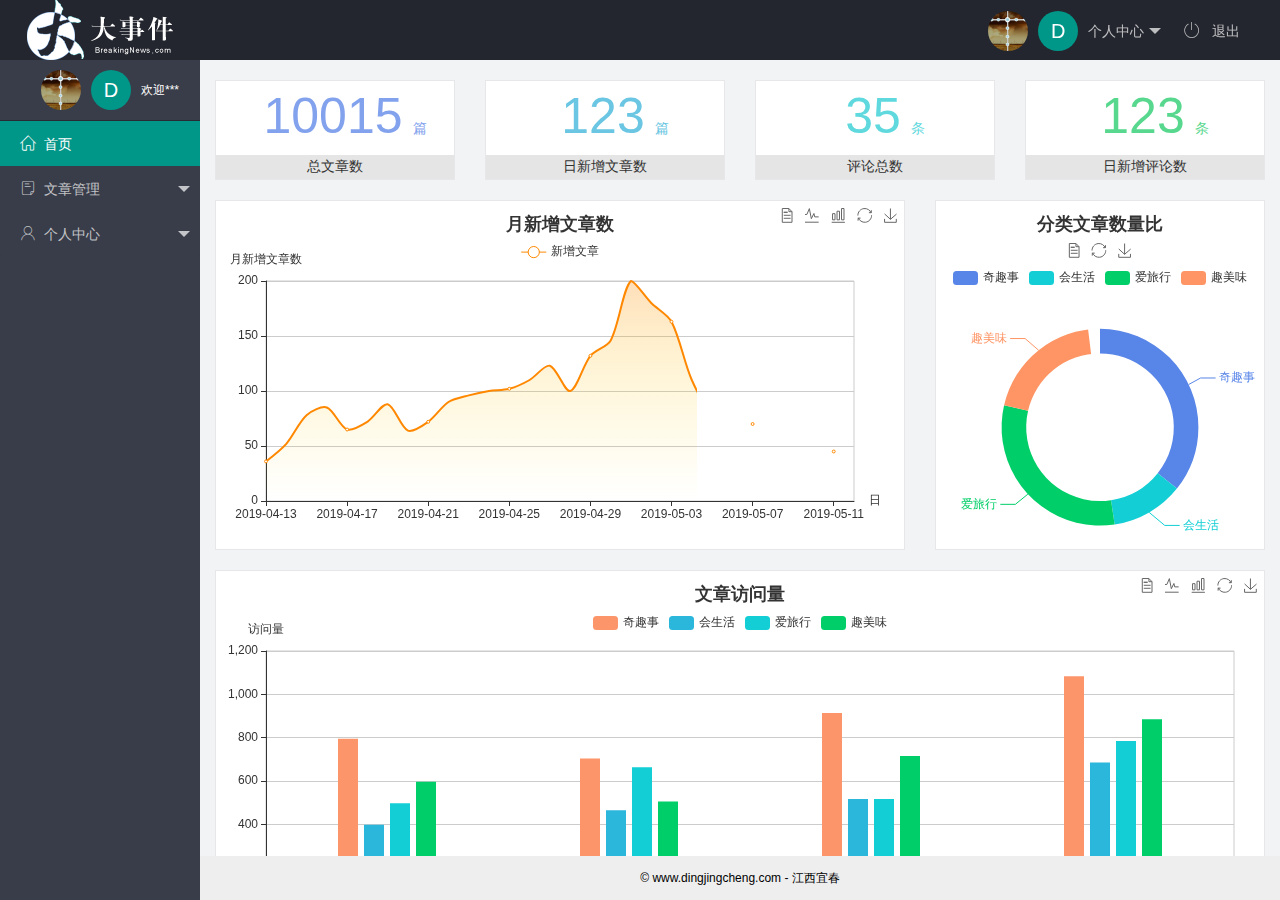
<file: index.html>
<!DOCTYPE html>
<html lang="en">

<head>
    <meta charset="UTF-8">
    <meta http-equiv="X-UA-Compatible" content="IE=edge">
    <meta name="viewport" content="width=device-width, initial-scale=1.0">
    <title>大事件-首页</title>
    <!-- 导入layUi样式 -->
    <link rel="stylesheet" href="/assets/lib/layui/css/layui.css">
    <!-- 导入自己的样式 -->
    <link rel="stylesheet" href="/assets/css/index.css">
    <!-- 导入外部字体图标样式 -->
    <link rel="stylesheet" href="/assets/fonts/iconfont.css">
</head>

<body>
    <div class="layui-layout layui-layout-admin">
        <div class="layui-header">
            <div class="layui-logo layui-hide-xs layui-bg-black">
                <!-- <img src="/assets/images/logo.png" alt=""> -->
            </div>
            <!-- 头部区域（可配合layui 已有的水平导航） -->
            <ul class="layui-nav layui-layout-right">
                <li class="layui-nav-item layui-hide layui-show-md-inline-block">
                    <a href="javascript:;" class="userinfo">
                        <img src="/assets/images/user_pic.jpg" class="layui-nav-img">
                        <span class="text-avatar">D</span>
                        个人中心
                    </a>
                    <dl class="layui-nav-child">
                        <dd><a href="/user/user_info.html" target="fm">基本资料</a></dd>
                        <dd><a href="/user/user_avatar.html" target="fm">更换头像</a></dd>
                        <dd><a href="/user/user_pwd.html" target="fm">重置密码</a></dd>
                    </dl>
                </li>
                <li class="layui-nav-item" lay-header-event="menuRight" lay-unselect>
                    <a href="javascript:;" id="btnLogout">
                        <span class="iconfont icon-tuichu"></span>
                        退出
                    </a>
                </li>
            </ul>
        </div>

        <div class="layui-side layui-bg-black">

            <div class="layui-side-scroll">
                <div href="javascript:;" class="userinfo">
                    <img src="/assets/images/user_pic.jpg" class="layui-nav-img">
                    <span class="text-avatar">D</span>
                    <span id="welcome">欢迎***</span>
                </div>
                <!-- 左侧导航区域（可配合layui已有的垂直导航） -->
                <ul class="layui-nav layui-nav-tree" lay-shrink="all">
                    <li class="layui-nav-item layui-this">
                        <a href="/home/dashboard.html" target="fm"><span class="iconfont icon-home"></span>首页</a>
                    </li>
                    <li class="layui-nav-item">
                        <a class="" href="javascript:;"><span class="iconfont icon-16"></span>文章管理</a>
                        <dl class="layui-nav-child">
                            <dd><a href="/article/art_cate.html" target="fm"><i class="layui-icon layui-icon-app"></i>文章类别</a></dd>
                            <dd><a href="/article/art_list.html" target="fm" id="a-article-publish"><i class="layui-icon layui-icon-app"></i>文章列表</a></dd>
                            <dd><a href="/article/art_pub.html"  target="fm"><i class="layui-icon layui-icon-app"></i>发表文章</a></dd>
                        </dl>
                    </li>
                    <li class="layui-nav-item">
                        <a href="javascript:;"><span class="iconfont icon-user"></span>个人中心</a>
                        <dl class="layui-nav-child">
                            <dd><a href="/user/user_info.html" target="fm"><i
                                        class="layui-icon layui-icon-app"></i>基本资料</a></dd>
                            <dd><a href="/user/user_avatar.html" target="fm"><i
                                        class="layui-icon layui-icon-app"></i>更换头像</a></dd>
                            <dd><a href="/user/user_pwd.html" target="fm"><i
                                        class="layui-icon layui-icon-app"></i>重置密码</a></dd>
                        </dl>
                    </li>
                </ul>
            </div>
        </div>

        <div class="layui-body">
            <!-- 内容主体区域 -->
            <iframe name="fm" src="/home/dashboard.html" frameborder="0"></iframe>
        </div>

        <div class="layui-footer">
            © www.dingjingcheng.com - 江西宜春
        </div>
    </div>
    <!-- 导入LayUi的js -->
    <script src="/assets/lib/layui/layui.all.js"></script>
    <!-- 导入jquery -->
    <script src="/assets/lib/jquery.js"></script>
    <!-- 导入封装的baseAPI -->
    <script src="/assets/js/baseAPI.js"></script>
    <!--  导入自己的js-->
    <script src="/assets/js/index.js"></script>
</body>

</html>
</file>
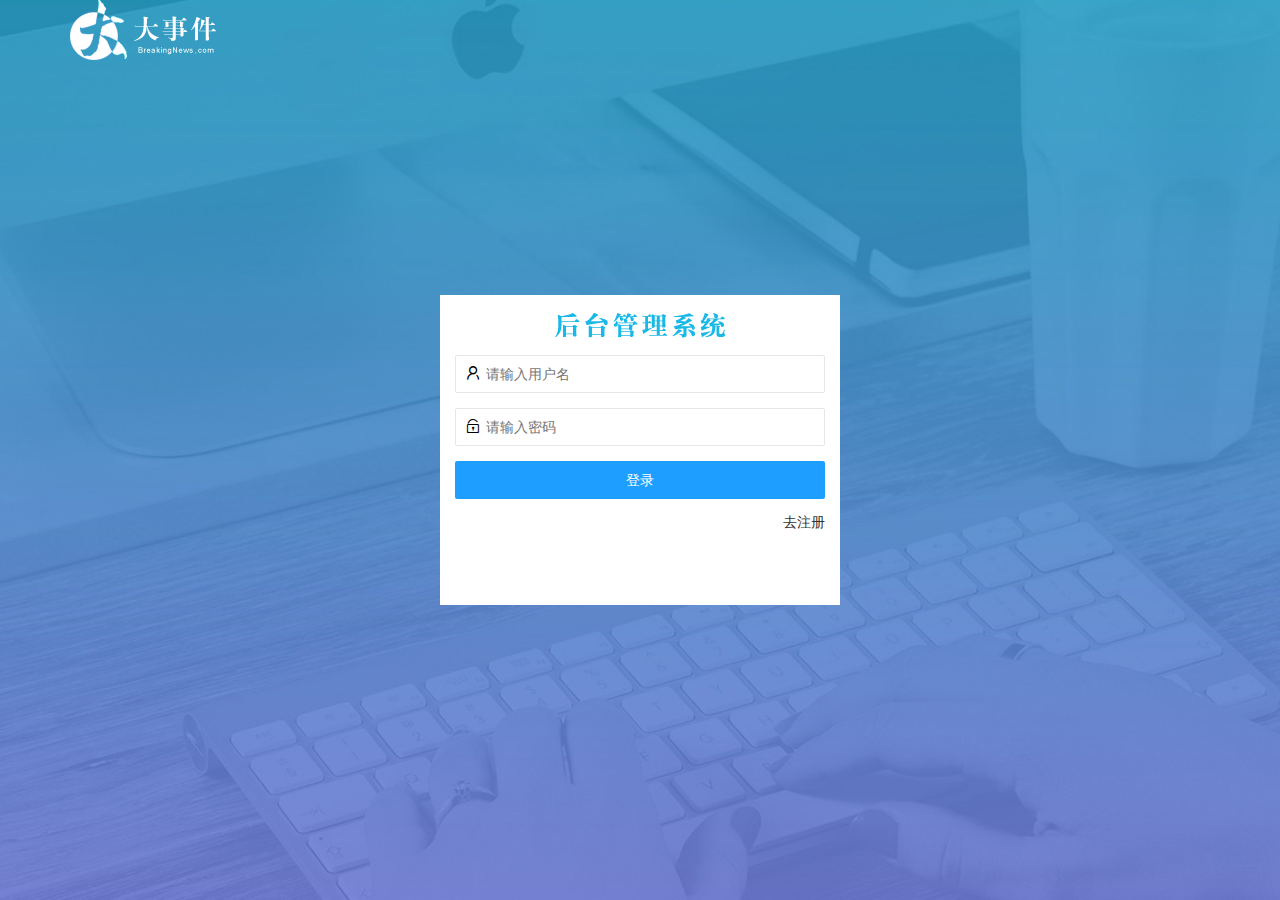
<file: login.html>
<!DOCTYPE html>
<html lang="en">

<head>
    <meta charset="UTF-8">
    <meta http-equiv="X-UA-Compatible" content="IE=edge">
    <meta name="viewport" content="width=device-width, initial-scale=1.0">
    <title>大事件-登录/注册</title>
    <!-- 引入layUI样式 -->
    <link rel="stylesheet" href="./assets/lib/layui/css/layui.css" />
    <!-- 引入自己的样式 -->
    <link rel="stylesheet" href="./assets/css/login.css" />
</head>

<body>
    <!-- 大事件logo -->
    <div class="layui-main">
        <img src="/assets/images/logo.png" alt="" />
    </div>
    <!-- 登录注册区域 -->
    <div class="loginAndRegBox">
        <div class="title-box"></div>
        <!-- 登录的div -->
        <div class="login-box">
            <!-- 登录的表单 -->
            <form class="layui-form" id="form_login">
                <!-- 用户名 -->
                <div class="layui-form-item">
                    <i class="layui-icon layui-icon-username"></i>
                    <input type="text" name="username" required lay-verify="required" placeholder="请输入用户名"
                        autocomplete="off" class="layui-input">
                </div>
                <!-- 密码 -->
                <div class="layui-form-item">
                    <i class="layui-icon layui-icon-password"></i>
                    <input type="password" name="password" required lay-verify="required|pwd" placeholder="请输入密码"
                        autocomplete="off" class="layui-input">
                </div>
                <!-- 登录按钮 -->
                <div class="layui-form-item">
                    <!-- 提交按钮和普通按钮的区别，多了一个submit -->
                    <button class="layui-btn layui-btn-fluid layui-btn-normal" lay-submit>登录</button>
                </div>
                <div class="layui-form-item links">
                    <a href="javascript:;" id="link_reg">去注册</a>
                </div>
            </form>
        </div>
        <!-- 注册的div -->
        <div class="reg-box">
            <!-- 注册的表单 -->
            <form class="layui-form" id="form_reg">
                <!-- 用户名 -->
                <div class="layui-form-item">
                    <i class="layui-icon layui-icon-username"></i>
                    <input type="text" name="username" required lay-verify="required" placeholder="请输入用户名"
                        autocomplete="off" class="layui-input">
                </div>
                <!-- 密码 -->
                <div class="layui-form-item">
                    <i class="layui-icon layui-icon-password"></i>
                    <input type="password" name="password" required lay-verify="required|pwd" placeholder="请输入密码"
                        autocomplete="off" class="layui-input">
                </div>
                <!-- 确认密码 -->
                <div class="layui-form-item">
                    <i class="layui-icon layui-icon-password"></i>
                    <input type="password" name="repassword" required lay-verify="required|pwd|repwd"
                        placeholder="请输入密码" autocomplete="off" class="layui-input">
                </div>
                <!-- 注册按钮 -->
                <div class="layui-form-item">
                    <!-- 提交按钮和普通按钮的区别，多了一个submit -->
                    <button class="layui-btn layui-btn-fluid layui-btn-normal" lay-submit>注册</button>
                </div>
                <div class="layui-form-item links">
                    <a href="javascript:;" id="link_login">去登录</a>
                </div>
            </form>
        </div>
    </div>


    <!-- 导入LayUI的js -->
    <script src="/assets/lib/layui/layui.all.js"></script>
    <!--  导入Jquery -->
    <script src="/assets/lib/jquery.js"></script>
    <!--  导入baseAPI.js用于统一处理url拼接 -->
    <script src="/assets/js/baseAPI.js"></script>
    <!--  导入自己的js-->
    <script src="/assets/js/login.js"></script>
</body>

</html>
</file>
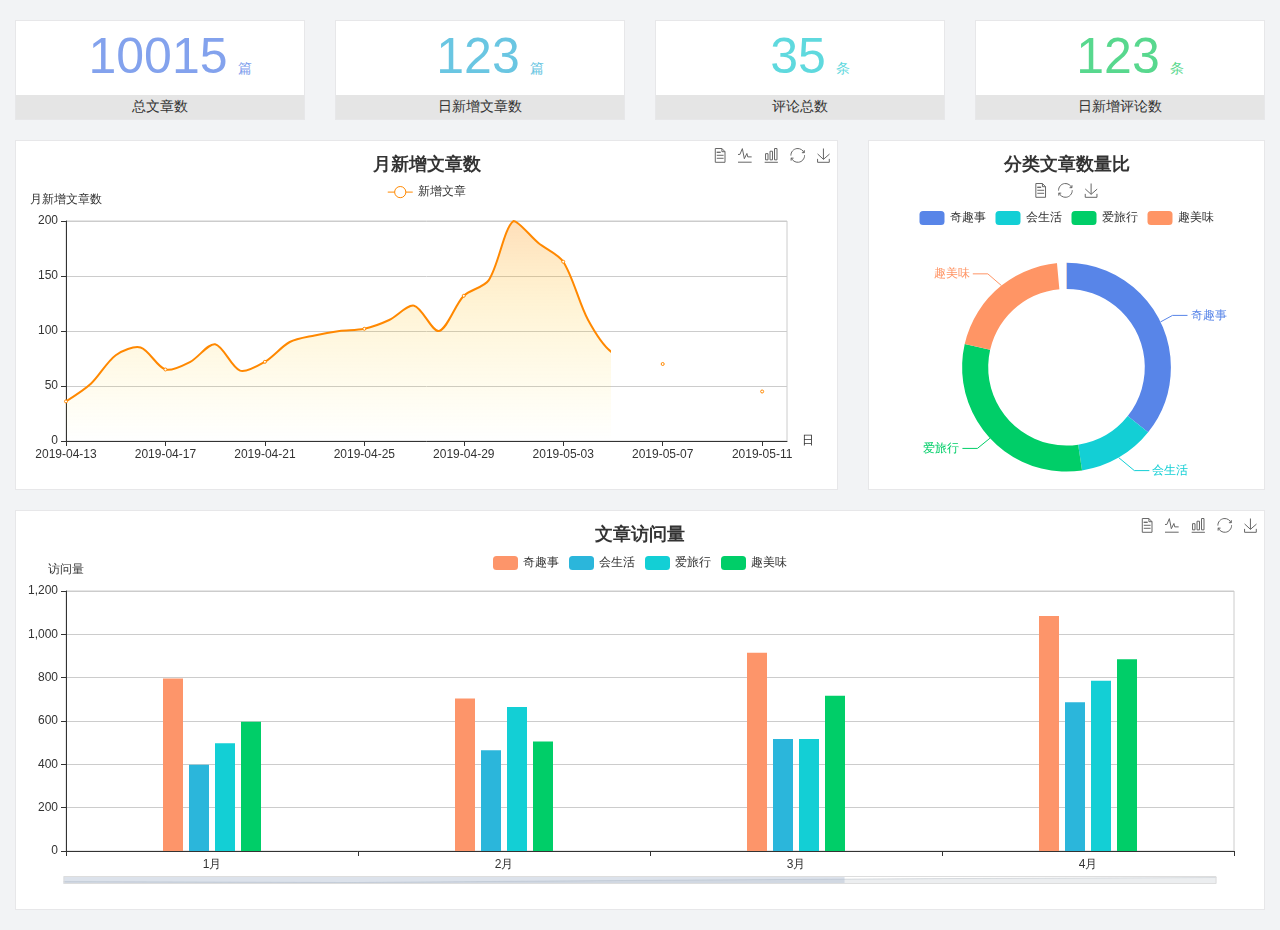
<file: home/dashboard.html>
<!DOCTYPE html>
<html lang="en">

<head>
  <meta charset="UTF-8">
  <meta name="viewport" content="width=device-width, initial-scale=1.0">
  <meta http-equiv="X-UA-Compatible" content="ie=edge">
  <title>图表统计</title>
  <link rel="stylesheet" href="../../assets/lib/bootstrap.css" />
  <link rel="stylesheet" href="../../assets/lib/main.css" />
  <script src="../../assets/lib/jquery.js"></script>
  <script type="text/javascript" src="../../assets/lib/echarts.min.js"></script>
</head>

<body>
  <div class="container-fluid">
    <div class="row spannel_list">
      <div class="col-sm-3 col-xs-6">
        <div class="spannel">
          <em>10015</em><span>篇</span>
          <b>总文章数</b>
        </div>
      </div>
      <div class="col-sm-3 col-xs-6">
        <div class="spannel scolor01">
          <em>123</em><span>篇</span>
          <b>日新增文章数</b>
        </div>
      </div>
      <div class="col-sm-3 col-xs-6">
        <div class="spannel scolor02">
          <em>35</em><span>条</span>
          <b>评论总数</b>
        </div>
      </div>
      <div class="col-sm-3 col-xs-6">
        <div class="spannel scolor03">
          <em>123</em><span>条</span>
          <b>日新增评论数</b>
        </div>
      </div>
    </div>
  </div>

  <div class="container-fluid">
    <div class="row curve-pie">
      <div class="col-lg-8 col-md-8">
        <div class="gragh_pannel" id="curve_show"></div>
      </div>
      <div class="col-lg-4 col-md-4">
        <div class="gragh_pannel" id="pie_show"></div>
      </div>
    </div>
  </div>

  <div class="container-fluid">
    <div class="column_pannel" id="column_show"></div>
  </div>

  <script>
    var oChart = echarts.init(document.getElementById('curve_show'));
    var aList_all = [
      { 'count': 36, 'date': '2019-04-13' },
      { 'count': 52, 'date': '2019-04-14' },
      { 'count': 78, 'date': '2019-04-15' },
      { 'count': 85, 'date': '2019-04-16' },
      { 'count': 65, 'date': '2019-04-17' },
      { 'count': 72, 'date': '2019-04-18' },
      { 'count': 88, 'date': '2019-04-19' },
      { 'count': 64, 'date': '2019-04-20' },
      { 'count': 72, 'date': '2019-04-21' },
      { 'count': 90, 'date': '2019-04-22' },
      { 'count': 96, 'date': '2019-04-23' },
      { 'count': 100, 'date': '2019-04-24' },
      { 'count': 102, 'date': '2019-04-25' },
      { 'count': 110, 'date': '2019-04-26' },
      { 'count': 123, 'date': '2019-04-27' },
      { 'count': 100, 'date': '2019-04-28' },
      { 'count': 132, 'date': '2019-04-29' },
      { 'count': 146, 'date': '2019-04-30' },
      { 'count': 200, 'date': '2019-05-01' },
      { 'count': 180, 'date': '2019-05-02' },
      { 'count': 163, 'date': '2019-05-03' },
      { 'count': 110, 'date': '2019-05-04' },
      { 'count': 80, 'date': '2019-05-05' },
      { 'count': 82, 'date': '2019-05-06' },
      { 'count': 70, 'date': '2019-05-07' },
      { 'count': 65, 'date': '2019-05-08' },
      { 'count': 54, 'date': '2019-05-09' },
      { 'count': 40, 'date': '2019-05-10' },
      { 'count': 45, 'date': '2019-05-11' },
      { 'count': 38, 'date': '2019-05-12' },
    ];

    let aCount = [];
    let aDate = [];

    for (var i = 0; i < aList_all.length; i++) {
      aCount.push(aList_all[i].count);
      aDate.push(aList_all[i].date);
    }

    var chartopt = {
      title: {
        text: '月新增文章数',
        left: 'center',
        top: '10'
      },
      tooltip: {
        trigger: 'axis'
      },
      legend: {
        data: ['新增文章'],
        top: '40'
      },
      toolbox: {
        show: true,
        feature: {
          mark: { show: true },
          dataView: { show: true, readOnly: false },
          magicType: { show: true, type: ['line', 'bar'] },
          restore: { show: true },
          saveAsImage: { show: true }
        }
      },
      calculable: true,
      xAxis: [
        {
          name: '日',
          type: 'category',
          boundaryGap: false,
          data: aDate
        }
      ],
      yAxis: [
        {
          name: '月新增文章数',
          type: 'value'
        }
      ],
      series: [
        {
          name: '新增文章',
          type: 'line',
          smooth: true,
          itemStyle: { normal: { areaStyle: { type: 'default' }, color: '#f80' }, lineStyle: { color: '#f80' } },
          data: aCount
        }],
      areaStyle: {
        normal: {
          color: new echarts.graphic.LinearGradient(0, 0, 0, 1, [{
            offset: 0,
            color: 'rgba(255,136,0,0.39)'
          }, {
            offset: .34,
            color: 'rgba(255,180,0,0.25)'
          }, {
            offset: 1,
            color: 'rgba(255,222,0,0.00)'
          }])

        }
      },
      grid: {
        show: true,
        x: 50,
        x2: 50,
        y: 80,
        height: 220
      }
    };

    oChart.setOption(chartopt);


    var oPie = echarts.init(document.getElementById('pie_show'));
    var oPieopt =
    {
      title: {
        top: 10,
        text: '分类文章数量比',
        x: 'center'
      },
      tooltip: {
        trigger: 'item',
        formatter: "{a} <br/>{b} : {c} ({d}%)"
      },
      color: ['#5885e8', '#13cfd5', '#00ce68', '#ff9565'],
      legend: {
        x: 'center',
        top: 65,
        data: ['奇趣事', '会生活', '爱旅行', '趣美味']
      },
      toolbox: {
        show: true,
        x: 'center',
        top: 35,
        feature: {
          mark: { show: true },
          dataView: { show: true, readOnly: false },
          magicType: {
            show: true,
            type: ['pie', 'funnel'],
            option: {
              funnel: {
                x: '25%',
                width: '50%',
                funnelAlign: 'left',
                max: 1548
              }
            }
          },
          restore: { show: true },
          saveAsImage: { show: true }
        }
      },
      calculable: true,
      series: [
        {
          name: '访问来源',
          type: 'pie',
          radius: ['45%', '60%'],
          center: ['50%', '65%'],
          data: [
            { value: 300, name: '奇趣事' },
            { value: 100, name: '会生活' },
            { value: 260, name: '爱旅行' },
            { value: 180, name: '趣美味' }
          ]
        }
      ]
    };
    oPie.setOption(oPieopt);



    var oColumn = this.echarts.init(document.getElementById('column_show'));
    var oColumnopt =
    {
      title: {
        text: '文章访问量',
        left: 'center',
        top: '10'
      },
      tooltip: {
        trigger: 'axis'
      },
      legend: {
        data: ['奇趣事', '会生活', '爱旅行', '趣美味'],
        top: '40'
      },
      toolbox: {
        show: true,
        feature: {
          mark: { show: true },
          dataView: { show: true, readOnly: false },
          magicType: { show: true, type: ['line', 'bar'] },
          restore: { show: true },
          saveAsImage: { show: true }
        }
      },
      calculable: true,
      xAxis: [
        {
          type: 'category',
          data: ['1月', '2月', '3月', '4月', '5月']
        }
      ],
      yAxis: [
        {
          name: '访问量',
          type: 'value'
        }
      ],
      series: [
        {
          name: '奇趣事',
          type: 'bar',
          barWidth: 20,
          itemStyle: {
            normal: { areaStyle: { type: 'default' }, color: '#fd956a' }
          },
          data: [800, 708, 920, 1090, 1200]
        },
        {
          name: '会生活',
          type: 'bar',
          barWidth: 20,
          itemStyle: {
            normal: { areaStyle: { type: 'default' }, color: '#2bb6db' }
          },
          data: [400, 468, 520, 690, 800]
        },
        {
          name: '爱旅行',
          type: 'bar',
          barWidth: 20,
          itemStyle: {
            normal: { areaStyle: { type: 'default' }, color: '#13cfd5' }
          },
          data: [500, 668, 520, 790, 900]
        },
        {
          name: '趣美味',
          type: 'bar',
          barWidth: 20,
          itemStyle: {
            normal: { areaStyle: { type: 'default' }, color: '#00ce68' }
          },
          data: [600, 508, 720, 890, 1000]
        }
      ],
      grid: {
        show: true,
        x: 50,
        x2: 30,
        y: 80,
        height: 260
      },
      dataZoom: [//给x轴设置滚动条
        {
          start: 0,//默认为0
          end: 100 - 1000 / 31,//默认为100
          type: 'slider',
          show: true,
          xAxisIndex: [0],
          handleSize: 0,//滑动条的 左右2个滑动条的大小
          height: 8,//组件高度
          left: 45, //左边的距离
          right: 50,//右边的距离
          bottom: 26,//右边的距离
          handleColor: '#ddd',//h滑动图标的颜色
          handleStyle: {
            borderColor: "#cacaca",
            borderWidth: "1",
            shadowBlur: 2,
            background: "#ddd",
            shadowColor: "#ddd",
          }
        }]
    };
    oColumn.setOption(oColumnopt);
  </script>
</body>

</html>
</file>
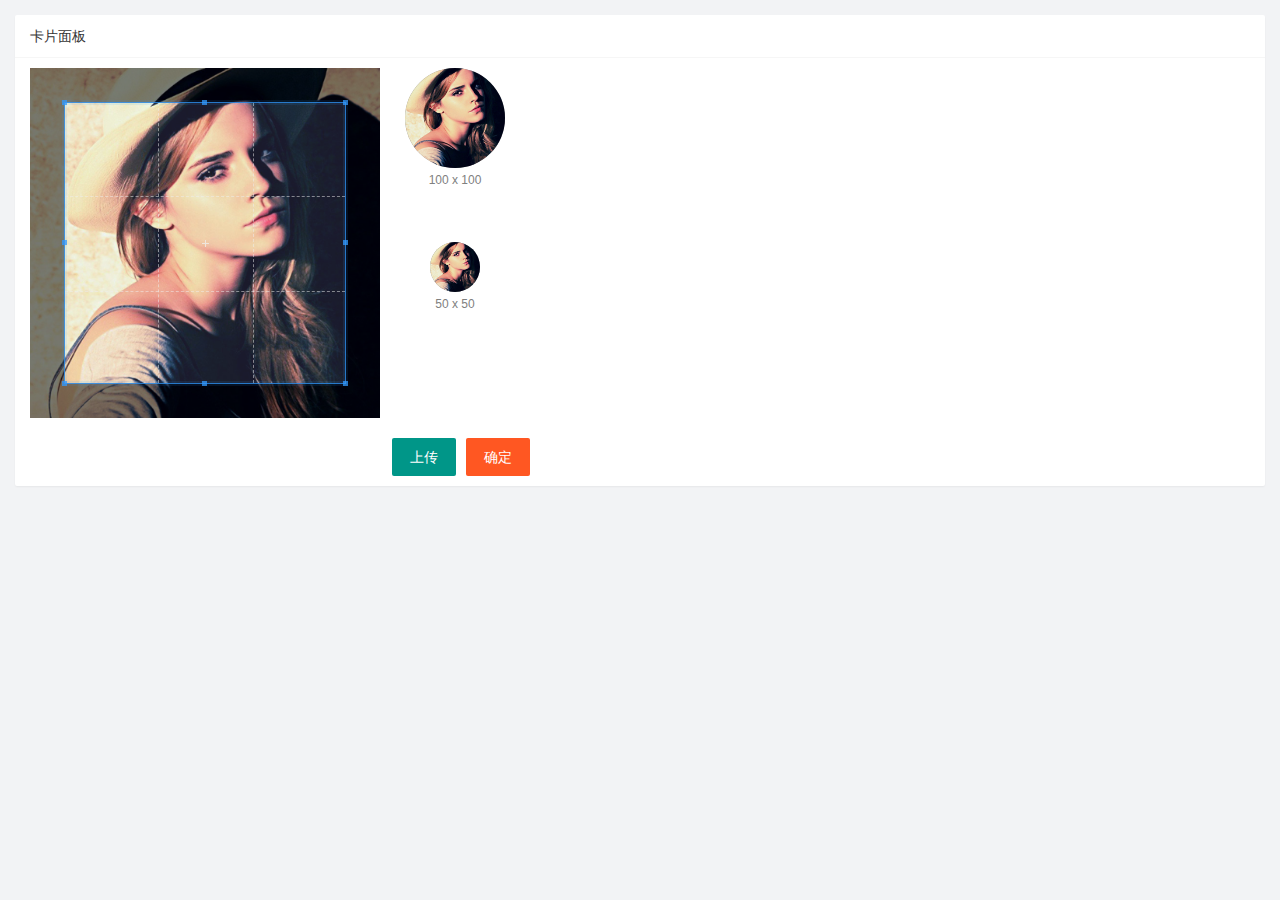
<file: user/user_avatar.html>
<!DOCTYPE html>
<html lang="en">

<head>
    <meta charset="UTF-8">
    <meta http-equiv="X-UA-Compatible" content="IE=edge">
    <meta name="viewport" content="width=device-width, initial-scale=1.0">
    <title>Document</title>
    <!-- 导入LayUI的css -->
    <link rel="stylesheet" href="/assets/lib/layui/css/layui.css">
    <!-- 导入自己的css -->
    <link rel="stylesheet" href="/assets/css/user/user_avatar.css">
    <!-- 导入图片裁剪的css -->
    <link rel="stylesheet" href="/assets/lib/cropper/cropper.css" />
</head>

<body>
    <div class="layui-card">
        <div class="layui-card-header">卡片面板</div>
        <div class="layui-card-body">
            <!-- 第一行的图片裁剪和预览区域 -->
            <div class="row1">
                <!-- 图片裁剪区域 -->
                <div class="cropper-box">
                    <!-- 这个 img 标签很重要，将来会把它初始化为裁剪区域 -->
                    <img id="image" src="/assets/images/sample.jpg" />
                </div>
                <!-- 图片的预览区域 -->
                <div class="preview-box">
                    <div>
                        <!-- 宽高为 100px 的预览区域 -->
                        <div class="img-preview w100"></div>
                        <p class="size">100 x 100</p>
                    </div>
                    <div>
                        <!-- 宽高为 50px 的预览区域 -->
                        <div class="img-preview w50"></div>
                        <p class="size">50 x 50</p>
                    </div>
                </div>
            </div>

            <!-- 第二行的按钮区域 -->
            <div class="row2">
                <!-- 当用户点击上传时，触发文件域,通过accept属性指定选择图片 -->
                <input type="file" id="file" accept="image/png,image/jpeg">
                <button type="button" class="layui-btn" id="btnChooseImage">上传</button>
                <button type="button" class="layui-btn layui-btn-danger" id="btnUpload">确定</button>
            </div>
        </div>
    </div>




    <!-- 导入jquery -->
    <script src="/assets/lib/jquery.js"></script>
    <!-- 导入layUI的js -->
    <script src="/assets/lib/layui/layui.all.js"></script>
    <script src="/assets/lib/cropper/Cropper.js"></script>
    <script src="/assets/lib/cropper/jquery-cropper.js"></script>
    <!-- 导入baseAPI -->
    <script src="/assets/js/baseAPI.js"></script>
    <!-- 导入自己的js -->
    <script src="/assets/js/user/user_avatar.js"></script>
</body>

</html>
</file>
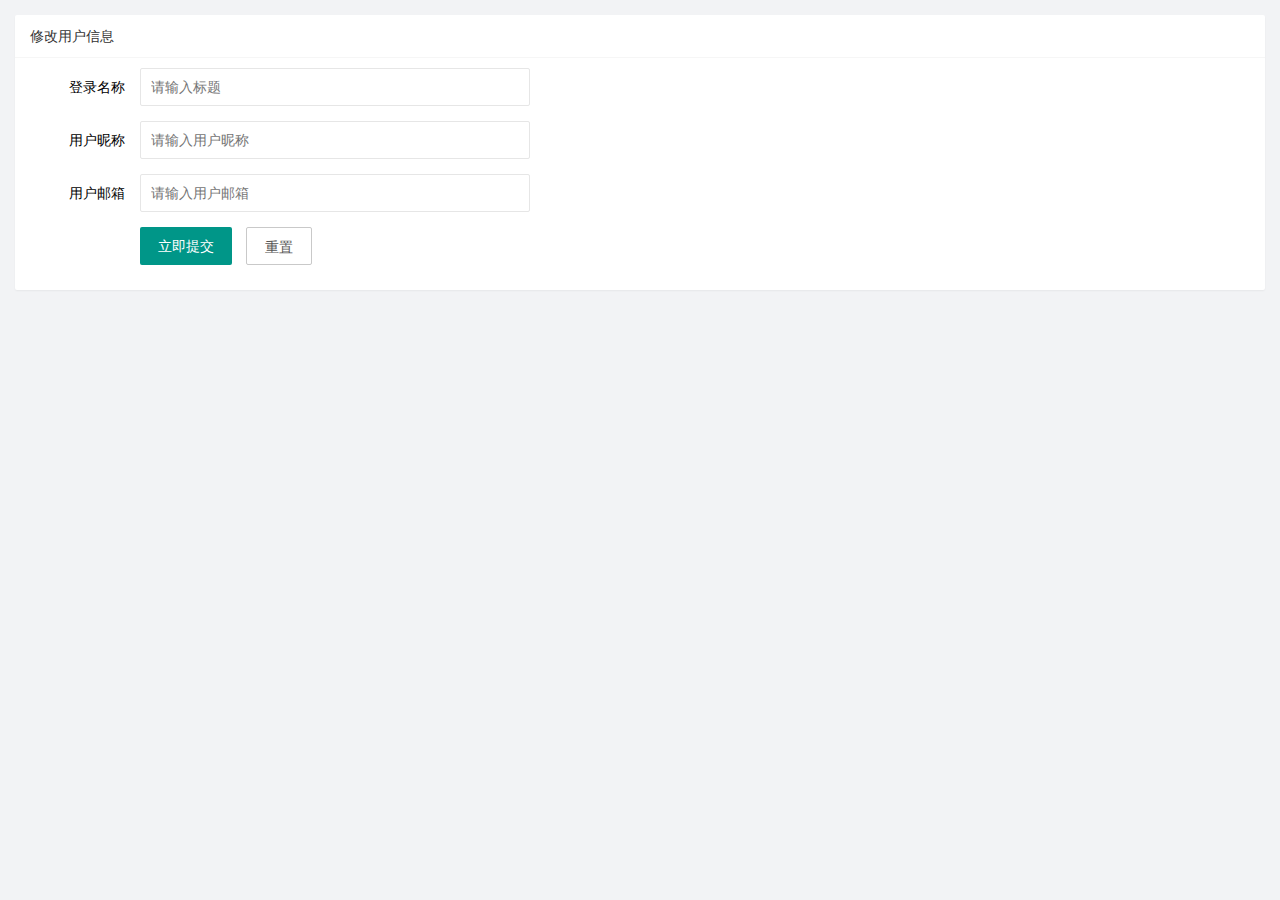
<file: user/user_info.html>
<!DOCTYPE html>
<html lang="en">

<head>
    <meta charset="UTF-8">
    <meta http-equiv="X-UA-Compatible" content="IE=edge">
    <meta name="viewport" content="width=device-width, initial-scale=1.0">
    <title>基本资料</title>
    <!-- 导入layUi样式 -->
    <link rel="stylesheet" href="/assets/lib/layui/css/layui.css">
    <!-- 导入自己的样式 -->
    <link rel="stylesheet" href="/assets/css/user/user_info.css">
</head>

<body>
    <!-- 卡片区域 -->
    <div class="layui-card">
        <div class="layui-card-header">修改用户信息</div>
        <div class="layui-card-body">
            <form class="layui-form" lay-filter="fromUserInfo">
                <input type="hidden" name="id">
                <div class="layui-form-item">
                    <label class="layui-form-label">登录名称</label>
                    <div class="layui-input-block">
                        <input type="text" name="username" required placeholder="请输入标题" autocomplete="off"
                            class="layui-input" readonly>
                    </div>
                </div>
                <div class="layui-form-item">
                    <label class="layui-form-label">用户昵称</label>
                    <div class="layui-input-block">
                        <input type="text" name="nickname" required lay-verify="required|nickname" placeholder="请输入用户昵称"
                            autocomplete="off" class="layui-input">
                    </div>
                </div>
                <div class="layui-form-item">
                    <label class="layui-form-label">用户邮箱</label>
                    <div class="layui-input-block">
                        <input type="text" name="email" required lay-verify="required|email" placeholder="请输入用户邮箱"
                            autocomplete="off" class="layui-input">
                    </div>
                </div>
                <div class="layui-form-item">
                    <div class="layui-input-block">
                        <button class="layui-btn" lay-submit lay-filter="formDemo">立即提交</button>
                        <button type="reset" id="btnReset" class="layui-btn layui-btn-primary">重置</button>
                    </div>
                </div>
            </form>
        </div>
    </div>

    <!-- 导入LayUi的js -->
    <script src="/assets/lib/layui/layui.all.js"></script>
    <!-- 导入Jquery -->
    <script src="/assets/lib/jquery.js"></script>
    <!-- 导入baseAPI -->
    <script src="/assets/js/baseAPI.js"></script>
    <!--导入自己的js -->
    <script src="/assets/js/user/user_info.js"></script>
</body>

</html>
</file>
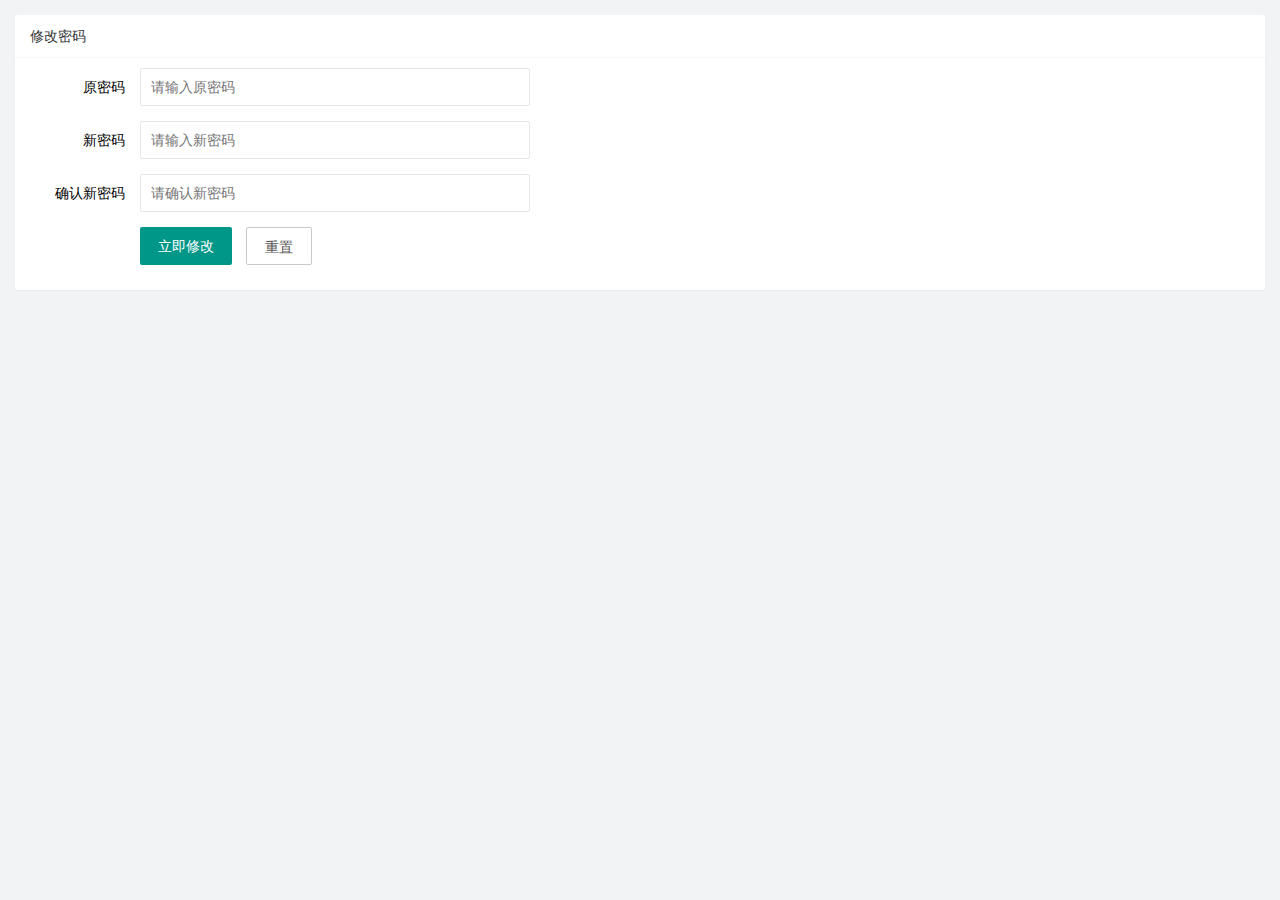
<file: user/user_pwd.html>
<!DOCTYPE html>
<html lang="en">

<head>
    <meta charset="UTF-8">
    <meta http-equiv="X-UA-Compatible" content="IE=edge">
    <meta name="viewport" content="width=device-width, initial-scale=1.0">
    <title>重置密码</title>
    <!-- 导入LayUI的样式  -->
    <link rel="stylesheet" href="/assets/lib/layui/css/layui.css" />
    <!-- 导入自己的样式 -->
    <link rel="stylesheet" href="/assets/css/user/user_pwd.css" />
</head>

<body>
    <div class="layui-card">
        <div class="layui-card-header">修改密码</div>
        <div class="layui-card-body">
            <form class="layui-form">
                <div class="layui-form-item">
                    <label class="layui-form-label">原密码</label>
                    <div class="layui-input-block">
                        <input type="text" name="oldPwd" required lay-verify="required|pwd" placeholder="请输入原密码"
                            autocomplete="off" class="layui-input">
                    </div>
                </div>
                <div class="layui-form-item">
                    <label class="layui-form-label">新密码</label>
                    <div class="layui-input-block">
                        <input type="text" name="newPwd" required lay-verify="required|pwd|samepwd" placeholder="请输入新密码"
                            autocomplete="off" class="layui-input">
                    </div>
                </div>
                <div class="layui-form-item">
                    <label class="layui-form-label">确认新密码</label>
                    <div class="layui-input-block">
                        <input type="text" name="title" required lay-verify="required|pwd|repwd" placeholder="请确认新密码"
                            autocomplete="off" class="layui-input">
                    </div>
                </div>
                <div class="layui-form-item">
                    <div class="layui-input-block">
                        <button class="layui-btn" lay-submit lay-filter="formDemo">立即修改</button>
                        <button type="reset" class="layui-btn layui-btn-primary">重置</button>
                    </div>
                </div>
            </form>
        </div>
    </div>

    <!-- 导入LayUi的JS -->
    <script src="/assets/lib/layui/layui.all.js"></script>
    <!-- 导入Jquery -->
    <script src="/assets/lib/jquery.js"></script>
    <!-- 导入baseAPI -->
    <script src="/assets/js/baseAPI.js"></script>
    <!-- 导入自己的js -->
    <script src="/assets/js/user/user_pwd.js"></script>
</body>

</html>
</file>
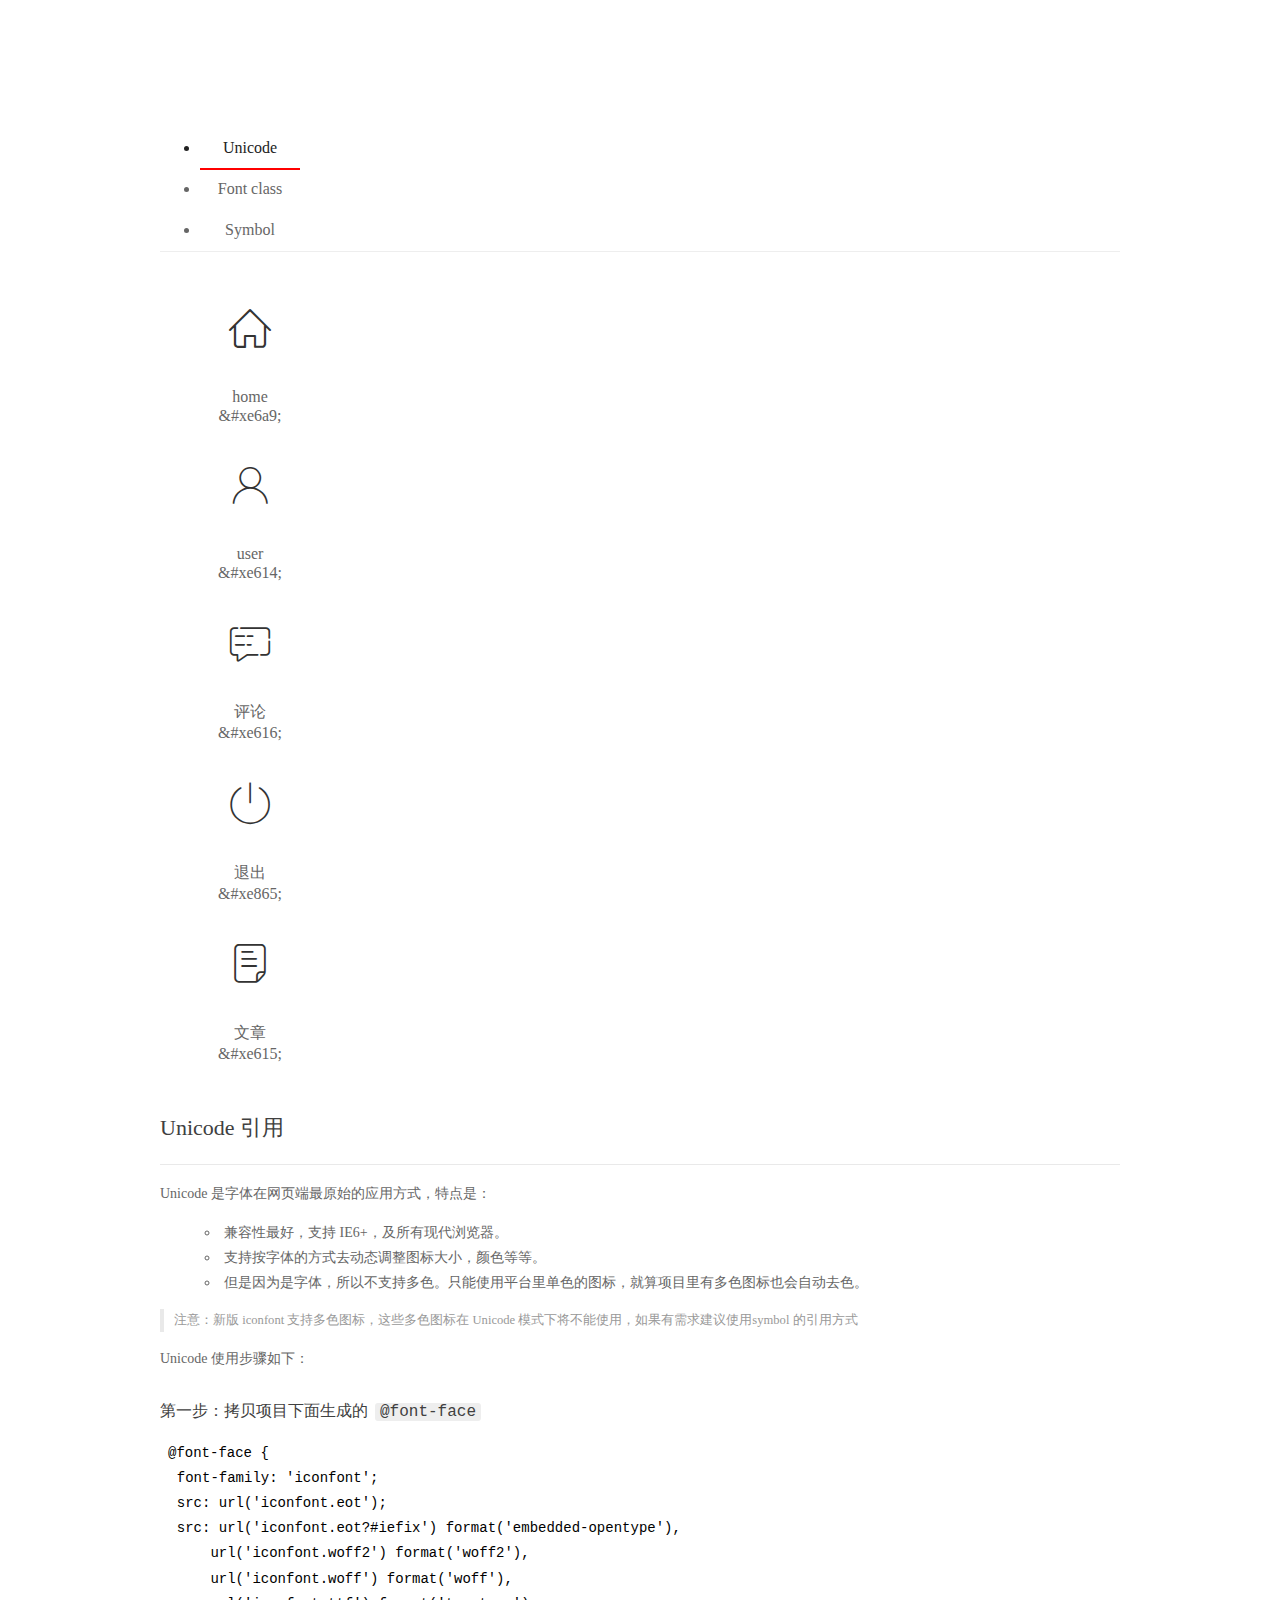
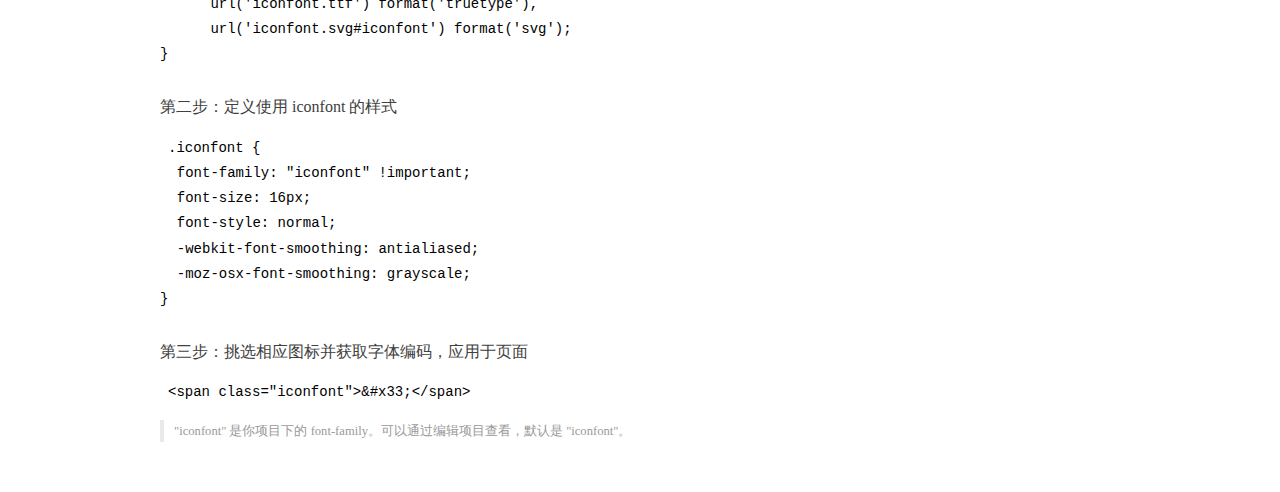
<file: assets/fonts/demo_index.html>
<!DOCTYPE html>
<html>
<head>
  <meta charset="utf-8"/>
  <title>IconFont Demo</title>
  <link rel="shortcut icon" href="https://gtms04.alicdn.com/tps/i4/TB1_oz6GVXXXXaFXpXXJDFnIXXX-64-64.ico" type="image/x-icon"/>
  <link rel="stylesheet" href="https://g.alicdn.com/thx/cube/1.3.2/cube.min.css">
  <link rel="stylesheet" href="demo.css">
  <link rel="stylesheet" href="iconfont.css">
  <script src="iconfont.js"></script>
  <!-- jQuery -->
  <script src="https://a1.alicdn.com/oss/uploads/2018/12/26/7bfddb60-08e8-11e9-9b04-53e73bb6408b.js"></script>
  <!-- 代码高亮 -->
  <script src="https://a1.alicdn.com/oss/uploads/2018/12/26/a3f714d0-08e6-11e9-8a15-ebf944d7534c.js"></script>
</head>
<body>
  <div class="main">
    <h1 class="logo"><a href="https://www.iconfont.cn/" title="iconfont 首页" target="_blank">&#xe86b;</a></h1>
    <div class="nav-tabs">
      <ul id="tabs" class="dib-box">
        <li class="dib active"><span>Unicode</span></li>
        <li class="dib"><span>Font class</span></li>
        <li class="dib"><span>Symbol</span></li>
      </ul>
      
    </div>
    <div class="tab-container">
      <div class="content unicode" style="display: block;">
          <ul class="icon_lists dib-box">
          
            <li class="dib">
              <span class="icon iconfont">&#xe6a9;</span>
                <div class="name">home</div>
                <div class="code-name">&amp;#xe6a9;</div>
              </li>
          
            <li class="dib">
              <span class="icon iconfont">&#xe614;</span>
                <div class="name">user</div>
                <div class="code-name">&amp;#xe614;</div>
              </li>
          
            <li class="dib">
              <span class="icon iconfont">&#xe616;</span>
                <div class="name">评论</div>
                <div class="code-name">&amp;#xe616;</div>
              </li>
          
            <li class="dib">
              <span class="icon iconfont">&#xe865;</span>
                <div class="name">退出</div>
                <div class="code-name">&amp;#xe865;</div>
              </li>
          
            <li class="dib">
              <span class="icon iconfont">&#xe615;</span>
                <div class="name">文章</div>
                <div class="code-name">&amp;#xe615;</div>
              </li>
          
          </ul>
          <div class="article markdown">
          <h2 id="unicode-">Unicode 引用</h2>
          <hr>

          <p>Unicode 是字体在网页端最原始的应用方式，特点是：</p>
          <ul>
            <li>兼容性最好，支持 IE6+，及所有现代浏览器。</li>
            <li>支持按字体的方式去动态调整图标大小，颜色等等。</li>
            <li>但是因为是字体，所以不支持多色。只能使用平台里单色的图标，就算项目里有多色图标也会自动去色。</li>
          </ul>
          <blockquote>
            <p>注意：新版 iconfont 支持多色图标，这些多色图标在 Unicode 模式下将不能使用，如果有需求建议使用symbol 的引用方式</p>
          </blockquote>
          <p>Unicode 使用步骤如下：</p>
          <h3 id="-font-face">第一步：拷贝项目下面生成的 <code>@font-face</code></h3>
<pre><code class="language-css"
>@font-face {
  font-family: 'iconfont';
  src: url('iconfont.eot');
  src: url('iconfont.eot?#iefix') format('embedded-opentype'),
      url('iconfont.woff2') format('woff2'),
      url('iconfont.woff') format('woff'),
      url('iconfont.ttf') format('truetype'),
      url('iconfont.svg#iconfont') format('svg');
}
</code></pre>
          <h3 id="-iconfont-">第二步：定义使用 iconfont 的样式</h3>
<pre><code class="language-css"
>.iconfont {
  font-family: "iconfont" !important;
  font-size: 16px;
  font-style: normal;
  -webkit-font-smoothing: antialiased;
  -moz-osx-font-smoothing: grayscale;
}
</code></pre>
          <h3 id="-">第三步：挑选相应图标并获取字体编码，应用于页面</h3>
<pre>
<code class="language-html"
>&lt;span class="iconfont"&gt;&amp;#x33;&lt;/span&gt;
</code></pre>
          <blockquote>
            <p>"iconfont" 是你项目下的 font-family。可以通过编辑项目查看，默认是 "iconfont"。</p>
          </blockquote>
          </div>
      </div>
      <div class="content font-class">
        <ul class="icon_lists dib-box">
          
          <li class="dib">
            <span class="icon iconfont icon-home"></span>
            <div class="name">
              home
            </div>
            <div class="code-name">.icon-home
            </div>
          </li>
          
          <li class="dib">
            <span class="icon iconfont icon-user"></span>
            <div class="name">
              user
            </div>
            <div class="code-name">.icon-user
            </div>
          </li>
          
          <li class="dib">
            <span class="icon iconfont icon-pinglun"></span>
            <div class="name">
              评论
            </div>
            <div class="code-name">.icon-pinglun
            </div>
          </li>
          
          <li class="dib">
            <span class="icon iconfont icon-tuichu"></span>
            <div class="name">
              退出
            </div>
            <div class="code-name">.icon-tuichu
            </div>
          </li>
          
          <li class="dib">
            <span class="icon iconfont icon-16"></span>
            <div class="name">
              文章
            </div>
            <div class="code-name">.icon-16
            </div>
          </li>
          
        </ul>
        <div class="article markdown">
        <h2 id="font-class-">font-class 引用</h2>
        <hr>

        <p>font-class 是 Unicode 使用方式的一种变种，主要是解决 Unicode 书写不直观，语意不明确的问题。</p>
        <p>与 Unicode 使用方式相比，具有如下特点：</p>
        <ul>
          <li>兼容性良好，支持 IE8+，及所有现代浏览器。</li>
          <li>相比于 Unicode 语意明确，书写更直观。可以很容易分辨这个 icon 是什么。</li>
          <li>因为使用 class 来定义图标，所以当要替换图标时，只需要修改 class 里面的 Unicode 引用。</li>
          <li>不过因为本质上还是使用的字体，所以多色图标还是不支持的。</li>
        </ul>
        <p>使用步骤如下：</p>
        <h3 id="-fontclass-">第一步：引入项目下面生成的 fontclass 代码：</h3>
<pre><code class="language-html">&lt;link rel="stylesheet" href="./iconfont.css"&gt;
</code></pre>
        <h3 id="-">第二步：挑选相应图标并获取类名，应用于页面：</h3>
<pre><code class="language-html">&lt;span class="iconfont icon-xxx"&gt;&lt;/span&gt;
</code></pre>
        <blockquote>
          <p>"
            iconfont" 是你项目下的 font-family。可以通过编辑项目查看，默认是 "iconfont"。</p>
        </blockquote>
      </div>
      </div>
      <div class="content symbol">
          <ul class="icon_lists dib-box">
          
            <li class="dib">
                <svg class="icon svg-icon" aria-hidden="true">
                  <use xlink:href="#icon-home"></use>
                </svg>
                <div class="name">home</div>
                <div class="code-name">#icon-home</div>
            </li>
          
            <li class="dib">
                <svg class="icon svg-icon" aria-hidden="true">
                  <use xlink:href="#icon-user"></use>
                </svg>
                <div class="name">user</div>
                <div class="code-name">#icon-user</div>
            </li>
          
            <li class="dib">
                <svg class="icon svg-icon" aria-hidden="true">
                  <use xlink:href="#icon-pinglun"></use>
                </svg>
                <div class="name">评论</div>
                <div class="code-name">#icon-pinglun</div>
            </li>
          
            <li class="dib">
                <svg class="icon svg-icon" aria-hidden="true">
                  <use xlink:href="#icon-tuichu"></use>
                </svg>
                <div class="name">退出</div>
                <div class="code-name">#icon-tuichu</div>
            </li>
          
            <li class="dib">
                <svg class="icon svg-icon" aria-hidden="true">
                  <use xlink:href="#icon-16"></use>
                </svg>
                <div class="name">文章</div>
                <div class="code-name">#icon-16</div>
            </li>
          
          </ul>
          <div class="article markdown">
          <h2 id="symbol-">Symbol 引用</h2>
          <hr>

          <p>这是一种全新的使用方式，应该说这才是未来的主流，也是平台目前推荐的用法。相关介绍可以参考这篇<a href="">文章</a>
            这种用法其实是做了一个 SVG 的集合，与另外两种相比具有如下特点：</p>
          <ul>
            <li>支持多色图标了，不再受单色限制。</li>
            <li>通过一些技巧，支持像字体那样，通过 <code>font-size</code>, <code>color</code> 来调整样式。</li>
            <li>兼容性较差，支持 IE9+，及现代浏览器。</li>
            <li>浏览器渲染 SVG 的性能一般，还不如 png。</li>
          </ul>
          <p>使用步骤如下：</p>
          <h3 id="-symbol-">第一步：引入项目下面生成的 symbol 代码：</h3>
<pre><code class="language-html">&lt;script src="./iconfont.js"&gt;&lt;/script&gt;
</code></pre>
          <h3 id="-css-">第二步：加入通用 CSS 代码（引入一次就行）：</h3>
<pre><code class="language-html">&lt;style&gt;
.icon {
  width: 1em;
  height: 1em;
  vertical-align: -0.15em;
  fill: currentColor;
  overflow: hidden;
}
&lt;/style&gt;
</code></pre>
          <h3 id="-">第三步：挑选相应图标并获取类名，应用于页面：</h3>
<pre><code class="language-html">&lt;svg class="icon" aria-hidden="true"&gt;
  &lt;use xlink:href="#icon-xxx"&gt;&lt;/use&gt;
&lt;/svg&gt;
</code></pre>
          </div>
      </div>

    </div>
  </div>
  <script>
  $(document).ready(function () {
      $('.tab-container .content:first').show()

      $('#tabs li').click(function (e) {
        var tabContent = $('.tab-container .content')
        var index = $(this).index()

        if ($(this).hasClass('active')) {
          return
        } else {
          $('#tabs li').removeClass('active')
          $(this).addClass('active')

          tabContent.hide().eq(index).fadeIn()
        }
      })
    })
  </script>
</body>
</html>
</file>
<file: assets/lib/layui/css/layui.css>
/** layui-v2.5.5 MIT License By https://www.layui.com */
 .layui-inline,img{display:inline-block;vertical-align:middle}h1,h2,h3,h4,h5,h6{font-weight:400}.layui-edge,.layui-header,.layui-inline,.layui-main{position:relative}.layui-body,.layui-edge,.layui-elip{overflow:hidden}.layui-btn,.layui-edge,.layui-inline,img{vertical-align:middle}.layui-btn,.layui-disabled,.layui-icon,.layui-unselect{-moz-user-select:none;-webkit-user-select:none;-ms-user-select:none}.layui-elip,.layui-form-checkbox span,.layui-form-pane .layui-form-label{text-overflow:ellipsis;white-space:nowrap}.layui-breadcrumb,.layui-tree-btnGroup{visibility:hidden}blockquote,body,button,dd,div,dl,dt,form,h1,h2,h3,h4,h5,h6,input,li,ol,p,pre,td,textarea,th,ul{margin:0;padding:0;-webkit-tap-highlight-color:rgba(0,0,0,0)}a:active,a:hover{outline:0}img{border:none}li{list-style:none}table{border-collapse:collapse;border-spacing:0}h4,h5,h6{font-size:100%}button,input,optgroup,option,select,textarea{font-family:inherit;font-size:inherit;font-style:inherit;font-weight:inherit;outline:0}pre{white-space:pre-wrap;white-space:-moz-pre-wrap;white-space:-pre-wrap;white-space:-o-pre-wrap;word-wrap:break-word}body{line-height:24px;font:14px Helvetica Neue,Helvetica,PingFang SC,Tahoma,Arial,sans-serif}hr{height:1px;margin:10px 0;border:0;clear:both}a{color:#333;text-decoration:none}a:hover{color:#777}a cite{font-style:normal;*cursor:pointer}.layui-border-box,.layui-border-box *{box-sizing:border-box}.layui-box,.layui-box *{box-sizing:content-box}.layui-clear{clear:both;*zoom:1}.layui-clear:after{content:'\20';clear:both;*zoom:1;display:block;height:0}.layui-inline{*display:inline;*zoom:1}.layui-edge{display:inline-block;width:0;height:0;border-width:6px;border-style:dashed;border-color:transparent}.layui-edge-top{top:-4px;border-bottom-color:#999;border-bottom-style:solid}.layui-edge-right{border-left-color:#999;border-left-style:solid}.layui-edge-bottom{top:2px;border-top-color:#999;border-top-style:solid}.layui-edge-left{border-right-color:#999;border-right-style:solid}.layui-disabled,.layui-disabled:hover{color:#d2d2d2!important;cursor:not-allowed!important}.layui-circle{border-radius:100%}.layui-show{display:block!important}.layui-hide{display:none!important}@font-face{font-family:layui-icon;src:url(../font/iconfont.eot?v=250);src:url(../font/iconfont.eot?v=250#iefix) format('embedded-opentype'),url(../font/iconfont.woff2?v=250) format('woff2'),url(../font/iconfont.woff?v=250) format('woff'),url(../font/iconfont.ttf?v=250) format('truetype'),url(../font/iconfont.svg?v=250#layui-icon) format('svg')}.layui-icon{font-family:layui-icon!important;font-size:16px;font-style:normal;-webkit-font-smoothing:antialiased;-moz-osx-font-smoothing:grayscale}.layui-icon-reply-fill:before{content:"\e611"}.layui-icon-set-fill:before{content:"\e614"}.layui-icon-menu-fill:before{content:"\e60f"}.layui-icon-search:before{content:"\e615"}.layui-icon-share:before{content:"\e641"}.layui-icon-set-sm:before{content:"\e620"}.layui-icon-engine:before{content:"\e628"}.layui-icon-close:before{content:"\1006"}.layui-icon-close-fill:before{content:"\1007"}.layui-icon-chart-screen:before{content:"\e629"}.layui-icon-star:before{content:"\e600"}.layui-icon-circle-dot:before{content:"\e617"}.layui-icon-chat:before{content:"\e606"}.layui-icon-release:before{content:"\e609"}.layui-icon-list:before{content:"\e60a"}.layui-icon-chart:before{content:"\e62c"}.layui-icon-ok-circle:before{content:"\1005"}.layui-icon-layim-theme:before{content:"\e61b"}.layui-icon-table:before{content:"\e62d"}.layui-icon-right:before{content:"\e602"}.layui-icon-left:before{content:"\e603"}.layui-icon-cart-simple:before{content:"\e698"}.layui-icon-face-cry:before{content:"\e69c"}.layui-icon-face-smile:before{content:"\e6af"}.layui-icon-survey:before{content:"\e6b2"}.layui-icon-tree:before{content:"\e62e"}.layui-icon-upload-circle:before{content:"\e62f"}.layui-icon-add-circle:before{content:"\e61f"}.layui-icon-download-circle:before{content:"\e601"}.layui-icon-templeate-1:before{content:"\e630"}.layui-icon-util:before{content:"\e631"}.layui-icon-face-surprised:before{content:"\e664"}.layui-icon-edit:before{content:"\e642"}.layui-icon-speaker:before{content:"\e645"}.layui-icon-down:before{content:"\e61a"}.layui-icon-file:before{content:"\e621"}.layui-icon-layouts:before{content:"\e632"}.layui-icon-rate-half:before{content:"\e6c9"}.layui-icon-add-circle-fine:before{content:"\e608"}.layui-icon-prev-circle:before{content:"\e633"}.layui-icon-read:before{content:"\e705"}.layui-icon-404:before{content:"\e61c"}.layui-icon-carousel:before{content:"\e634"}.layui-icon-help:before{content:"\e607"}.layui-icon-code-circle:before{content:"\e635"}.layui-icon-water:before{content:"\e636"}.layui-icon-username:before{content:"\e66f"}.layui-icon-find-fill:before{content:"\e670"}.layui-icon-about:before{content:"\e60b"}.layui-icon-location:before{content:"\e715"}.layui-icon-up:before{content:"\e619"}.layui-icon-pause:before{content:"\e651"}.layui-icon-date:before{content:"\e637"}.layui-icon-layim-uploadfile:before{content:"\e61d"}.layui-icon-delete:before{content:"\e640"}.layui-icon-play:before{content:"\e652"}.layui-icon-top:before{content:"\e604"}.layui-icon-friends:before{content:"\e612"}.layui-icon-refresh-3:before{content:"\e9aa"}.layui-icon-ok:before{content:"\e605"}.layui-icon-layer:before{content:"\e638"}.layui-icon-face-smile-fine:before{content:"\e60c"}.layui-icon-dollar:before{content:"\e659"}.layui-icon-group:before{content:"\e613"}.layui-icon-layim-download:before{content:"\e61e"}.layui-icon-picture-fine:before{content:"\e60d"}.layui-icon-link:before{content:"\e64c"}.layui-icon-diamond:before{content:"\e735"}.layui-icon-log:before{content:"\e60e"}.layui-icon-rate-solid:before{content:"\e67a"}.layui-icon-fonts-del:before{content:"\e64f"}.layui-icon-unlink:before{content:"\e64d"}.layui-icon-fonts-clear:before{content:"\e639"}.layui-icon-triangle-r:before{content:"\e623"}.layui-icon-circle:before{content:"\e63f"}.layui-icon-radio:before{content:"\e643"}.layui-icon-align-center:before{content:"\e647"}.layui-icon-align-right:before{content:"\e648"}.layui-icon-align-left:before{content:"\e649"}.layui-icon-loading-1:before{content:"\e63e"}.layui-icon-return:before{content:"\e65c"}.layui-icon-fonts-strong:before{content:"\e62b"}.layui-icon-upload:before{content:"\e67c"}.layui-icon-dialogue:before{content:"\e63a"}.layui-icon-video:before{content:"\e6ed"}.layui-icon-headset:before{content:"\e6fc"}.layui-icon-cellphone-fine:before{content:"\e63b"}.layui-icon-add-1:before{content:"\e654"}.layui-icon-face-smile-b:before{content:"\e650"}.layui-icon-fonts-html:before{content:"\e64b"}.layui-icon-form:before{content:"\e63c"}.layui-icon-cart:before{content:"\e657"}.layui-icon-camera-fill:before{content:"\e65d"}.layui-icon-tabs:before{content:"\e62a"}.layui-icon-fonts-code:before{content:"\e64e"}.layui-icon-fire:before{content:"\e756"}.layui-icon-set:before{content:"\e716"}.layui-icon-fonts-u:before{content:"\e646"}.layui-icon-triangle-d:before{content:"\e625"}.layui-icon-tips:before{content:"\e702"}.layui-icon-picture:before{content:"\e64a"}.layui-icon-more-vertical:before{content:"\e671"}.layui-icon-flag:before{content:"\e66c"}.layui-icon-loading:before{content:"\e63d"}.layui-icon-fonts-i:before{content:"\e644"}.layui-icon-refresh-1:before{content:"\e666"}.layui-icon-rmb:before{content:"\e65e"}.layui-icon-home:before{content:"\e68e"}.layui-icon-user:before{content:"\e770"}.layui-icon-notice:before{content:"\e667"}.layui-icon-login-weibo:before{content:"\e675"}.layui-icon-voice:before{content:"\e688"}.layui-icon-upload-drag:before{content:"\e681"}.layui-icon-login-qq:before{content:"\e676"}.layui-icon-snowflake:before{content:"\e6b1"}.layui-icon-file-b:before{content:"\e655"}.layui-icon-template:before{content:"\e663"}.layui-icon-auz:before{content:"\e672"}.layui-icon-console:before{content:"\e665"}.layui-icon-app:before{content:"\e653"}.layui-icon-prev:before{content:"\e65a"}.layui-icon-website:before{content:"\e7ae"}.layui-icon-next:before{content:"\e65b"}.layui-icon-component:before{content:"\e857"}.layui-icon-more:before{content:"\e65f"}.layui-icon-login-wechat:before{content:"\e677"}.layui-icon-shrink-right:before{content:"\e668"}.layui-icon-spread-left:before{content:"\e66b"}.layui-icon-camera:before{content:"\e660"}.layui-icon-note:before{content:"\e66e"}.layui-icon-refresh:before{content:"\e669"}.layui-icon-female:before{content:"\e661"}.layui-icon-male:before{content:"\e662"}.layui-icon-password:before{content:"\e673"}.layui-icon-senior:before{content:"\e674"}.layui-icon-theme:before{content:"\e66a"}.layui-icon-tread:before{content:"\e6c5"}.layui-icon-praise:before{content:"\e6c6"}.layui-icon-star-fill:before{content:"\e658"}.layui-icon-rate:before{content:"\e67b"}.layui-icon-template-1:before{content:"\e656"}.layui-icon-vercode:before{content:"\e679"}.layui-icon-cellphone:before{content:"\e678"}.layui-icon-screen-full:before{content:"\e622"}.layui-icon-screen-restore:before{content:"\e758"}.layui-icon-cols:before{content:"\e610"}.layui-icon-export:before{content:"\e67d"}.layui-icon-print:before{content:"\e66d"}.layui-icon-slider:before{content:"\e714"}.layui-icon-addition:before{content:"\e624"}.layui-icon-subtraction:before{content:"\e67e"}.layui-icon-service:before{content:"\e626"}.layui-icon-transfer:before{content:"\e691"}.layui-main{width:1140px;margin:0 auto}.layui-header{z-index:1000;height:60px}.layui-header a:hover{transition:all .5s;-webkit-transition:all .5s}.layui-side{position:fixed;left:0;top:0;bottom:0;z-index:999;width:200px;overflow-x:hidden}.layui-side-scroll{position:relative;width:220px;height:100%;overflow-x:hidden}.layui-body{position:absolute;left:200px;right:0;top:0;bottom:0;z-index:998;width:auto;overflow-y:auto;box-sizing:border-box}.layui-layout-body{overflow:hidden}.layui-layout-admin .layui-header{background-color:#23262E}.layui-layout-admin .layui-side{top:60px;width:200px;overflow-x:hidden}.layui-layout-admin .layui-body{position:fixed;top:60px;bottom:44px}.layui-layout-admin .layui-main{width:auto;margin:0 15px}.layui-layout-admin .layui-footer{position:fixed;left:200px;right:0;bottom:0;height:44px;line-height:44px;padding:0 15px;background-color:#eee}.layui-layout-admin .layui-logo{position:absolute;left:0;top:0;width:200px;height:100%;line-height:60px;text-align:center;color:#009688;font-size:16px}.layui-layout-admin .layui-header .layui-nav{background:0 0}.layui-layout-left{position:absolute!important;left:200px;top:0}.layui-layout-right{position:absolute!important;right:0;top:0}.layui-container{position:relative;margin:0 auto;padding:0 15px;box-sizing:border-box}.layui-fluid{position:relative;margin:0 auto;padding:0 15px}.layui-row:after,.layui-row:before{content:'';display:block;clear:both}.layui-col-lg1,.layui-col-lg10,.layui-col-lg11,.layui-col-lg12,.layui-col-lg2,.layui-col-lg3,.layui-col-lg4,.layui-col-lg5,.layui-col-lg6,.layui-col-lg7,.layui-col-lg8,.layui-col-lg9,.layui-col-md1,.layui-col-md10,.layui-col-md11,.layui-col-md12,.layui-col-md2,.layui-col-md3,.layui-col-md4,.layui-col-md5,.layui-col-md6,.layui-col-md7,.layui-col-md8,.layui-col-md9,.layui-col-sm1,.layui-col-sm10,.layui-col-sm11,.layui-col-sm12,.layui-col-sm2,.layui-col-sm3,.layui-col-sm4,.layui-col-sm5,.layui-col-sm6,.layui-col-sm7,.layui-col-sm8,.layui-col-sm9,.layui-col-xs1,.layui-col-xs10,.layui-col-xs11,.layui-col-xs12,.layui-col-xs2,.layui-col-xs3,.layui-col-xs4,.layui-col-xs5,.layui-col-xs6,.layui-col-xs7,.layui-col-xs8,.layui-col-xs9{position:relative;display:block;box-sizing:border-box}.layui-col-xs1,.layui-col-xs10,.layui-col-xs11,.layui-col-xs12,.layui-col-xs2,.layui-col-xs3,.layui-col-xs4,.layui-col-xs5,.layui-col-xs6,.layui-col-xs7,.layui-col-xs8,.layui-col-xs9{float:left}.layui-col-xs1{width:8.33333333%}.layui-col-xs2{width:16.66666667%}.layui-col-xs3{width:25%}.layui-col-xs4{width:33.33333333%}.layui-col-xs5{width:41.66666667%}.layui-col-xs6{width:50%}.layui-col-xs7{width:58.33333333%}.layui-col-xs8{width:66.66666667%}.layui-col-xs9{width:75%}.layui-col-xs10{width:83.33333333%}.layui-col-xs11{width:91.66666667%}.layui-col-xs12{width:100%}.layui-col-xs-offset1{margin-left:8.33333333%}.layui-col-xs-offset2{margin-left:16.66666667%}.layui-col-xs-offset3{margin-left:25%}.layui-col-xs-offset4{margin-left:33.33333333%}.layui-col-xs-offset5{margin-left:41.66666667%}.layui-col-xs-offset6{margin-left:50%}.layui-col-xs-offset7{margin-left:58.33333333%}.layui-col-xs-offset8{margin-left:66.66666667%}.layui-col-xs-offset9{margin-left:75%}.layui-col-xs-offset10{margin-left:83.33333333%}.layui-col-xs-offset11{margin-left:91.66666667%}.layui-col-xs-offset12{margin-left:100%}@media screen and (max-width:768px){.layui-hide-xs{display:none!important}.layui-show-xs-block{display:block!important}.layui-show-xs-inline{display:inline!important}.layui-show-xs-inline-block{display:inline-block!important}}@media screen and (min-width:768px){.layui-container{width:750px}.layui-hide-sm{display:none!important}.layui-show-sm-block{display:block!important}.layui-show-sm-inline{display:inline!important}.layui-show-sm-inline-block{display:inline-block!important}.layui-col-sm1,.layui-col-sm10,.layui-col-sm11,.layui-col-sm12,.layui-col-sm2,.layui-col-sm3,.layui-col-sm4,.layui-col-sm5,.layui-col-sm6,.layui-col-sm7,.layui-col-sm8,.layui-col-sm9{float:left}.layui-col-sm1{width:8.33333333%}.layui-col-sm2{width:16.66666667%}.layui-col-sm3{width:25%}.layui-col-sm4{width:33.33333333%}.layui-col-sm5{width:41.66666667%}.layui-col-sm6{width:50%}.layui-col-sm7{width:58.33333333%}.layui-col-sm8{width:66.66666667%}.layui-col-sm9{width:75%}.layui-col-sm10{width:83.33333333%}.layui-col-sm11{width:91.66666667%}.layui-col-sm12{width:100%}.layui-col-sm-offset1{margin-left:8.33333333%}.layui-col-sm-offset2{margin-left:16.66666667%}.layui-col-sm-offset3{margin-left:25%}.layui-col-sm-offset4{margin-left:33.33333333%}.layui-col-sm-offset5{margin-left:41.66666667%}.layui-col-sm-offset6{margin-left:50%}.layui-col-sm-offset7{margin-left:58.33333333%}.layui-col-sm-offset8{margin-left:66.66666667%}.layui-col-sm-offset9{margin-left:75%}.layui-col-sm-offset10{margin-left:83.33333333%}.layui-col-sm-offset11{margin-left:91.66666667%}.layui-col-sm-offset12{margin-left:100%}}@media screen and (min-width:992px){.layui-container{width:970px}.layui-hide-md{display:none!important}.layui-show-md-block{display:block!important}.layui-show-md-inline{display:inline!important}.layui-show-md-inline-block{display:inline-block!important}.layui-col-md1,.layui-col-md10,.layui-col-md11,.layui-col-md12,.layui-col-md2,.layui-col-md3,.layui-col-md4,.layui-col-md5,.layui-col-md6,.layui-col-md7,.layui-col-md8,.layui-col-md9{float:left}.layui-col-md1{width:8.33333333%}.layui-col-md2{width:16.66666667%}.layui-col-md3{width:25%}.layui-col-md4{width:33.33333333%}.layui-col-md5{width:41.66666667%}.layui-col-md6{width:50%}.layui-col-md7{width:58.33333333%}.layui-col-md8{width:66.66666667%}.layui-col-md9{width:75%}.layui-col-md10{width:83.33333333%}.layui-col-md11{width:91.66666667%}.layui-col-md12{width:100%}.layui-col-md-offset1{margin-left:8.33333333%}.layui-col-md-offset2{margin-left:16.66666667%}.layui-col-md-offset3{margin-left:25%}.layui-col-md-offset4{margin-left:33.33333333%}.layui-col-md-offset5{margin-left:41.66666667%}.layui-col-md-offset6{margin-left:50%}.layui-col-md-offset7{margin-left:58.33333333%}.layui-col-md-offset8{margin-left:66.66666667%}.layui-col-md-offset9{margin-left:75%}.layui-col-md-offset10{margin-left:83.33333333%}.layui-col-md-offset11{margin-left:91.66666667%}.layui-col-md-offset12{margin-left:100%}}@media screen and (min-width:1200px){.layui-container{width:1170px}.layui-hide-lg{display:none!important}.layui-show-lg-block{display:block!important}.layui-show-lg-inline{display:inline!important}.layui-show-lg-inline-block{display:inline-block!important}.layui-col-lg1,.layui-col-lg10,.layui-col-lg11,.layui-col-lg12,.layui-col-lg2,.layui-col-lg3,.layui-col-lg4,.layui-col-lg5,.layui-col-lg6,.layui-col-lg7,.layui-col-lg8,.layui-col-lg9{float:left}.layui-col-lg1{width:8.33333333%}.layui-col-lg2{width:16.66666667%}.layui-col-lg3{width:25%}.layui-col-lg4{width:33.33333333%}.layui-col-lg5{width:41.66666667%}.layui-col-lg6{width:50%}.layui-col-lg7{width:58.33333333%}.layui-col-lg8{width:66.66666667%}.layui-col-lg9{width:75%}.layui-col-lg10{width:83.33333333%}.layui-col-lg11{width:91.66666667%}.layui-col-lg12{width:100%}.layui-col-lg-offset1{margin-left:8.33333333%}.layui-col-lg-offset2{margin-left:16.66666667%}.layui-col-lg-offset3{margin-left:25%}.layui-col-lg-offset4{margin-left:33.33333333%}.layui-col-lg-offset5{margin-left:41.66666667%}.layui-col-lg-offset6{margin-left:50%}.layui-col-lg-offset7{margin-left:58.33333333%}.layui-col-lg-offset8{margin-left:66.66666667%}.layui-col-lg-offset9{margin-left:75%}.layui-col-lg-offset10{margin-left:83.33333333%}.layui-col-lg-offset11{margin-left:91.66666667%}.layui-col-lg-offset12{margin-left:100%}}.layui-col-space1{margin:-.5px}.layui-col-space1>*{padding:.5px}.layui-col-space3{margin:-1.5px}.layui-col-space3>*{padding:1.5px}.layui-col-space5{margin:-2.5px}.layui-col-space5>*{padding:2.5px}.layui-col-space8{margin:-3.5px}.layui-col-space8>*{padding:3.5px}.layui-col-space10{margin:-5px}.layui-col-space10>*{padding:5px}.layui-col-space12{margin:-6px}.layui-col-space12>*{padding:6px}.layui-col-space15{margin:-7.5px}.layui-col-space15>*{padding:7.5px}.layui-col-space18{margin:-9px}.layui-col-space18>*{padding:9px}.layui-col-space20{margin:-10px}.layui-col-space20>*{padding:10px}.layui-col-space22{margin:-11px}.layui-col-space22>*{padding:11px}.layui-col-space25{margin:-12.5px}.layui-col-space25>*{padding:12.5px}.layui-col-space30{margin:-15px}.layui-col-space30>*{padding:15px}.layui-btn,.layui-input,.layui-select,.layui-textarea,.layui-upload-button{outline:0;-webkit-appearance:none;transition:all .3s;-webkit-transition:all .3s;box-sizing:border-box}.layui-elem-quote{margin-bottom:10px;padding:15px;line-height:22px;border-left:5px solid #009688;border-radius:0 2px 2px 0;background-color:#f2f2f2}.layui-quote-nm{border-style:solid;border-width:1px 1px 1px 5px;background:0 0}.layui-elem-field{margin-bottom:10px;padding:0;border-width:1px;border-style:solid}.layui-elem-field legend{margin-left:20px;padding:0 10px;font-size:20px;font-weight:300}.layui-field-title{margin:10px 0 20px;border-width:1px 0 0}.layui-field-box{padding:10px 15px}.layui-field-title .layui-field-box{padding:10px 0}.layui-progress{position:relative;height:6px;border-radius:20px;background-color:#e2e2e2}.layui-progress-bar{position:absolute;left:0;top:0;width:0;max-width:100%;height:6px;border-radius:20px;text-align:right;background-color:#5FB878;transition:all .3s;-webkit-transition:all .3s}.layui-progress-big,.layui-progress-big .layui-progress-bar{height:18px;line-height:18px}.layui-progress-text{position:relative;top:-20px;line-height:18px;font-size:12px;color:#666}.layui-progress-big .layui-progress-text{position:static;padding:0 10px;color:#fff}.layui-collapse{border-width:1px;border-style:solid;border-radius:2px}.layui-colla-content,.layui-colla-item{border-top-width:1px;border-top-style:solid}.layui-colla-item:first-child{border-top:none}.layui-colla-title{position:relative;height:42px;line-height:42px;padding:0 15px 0 35px;color:#333;background-color:#f2f2f2;cursor:pointer;font-size:14px;overflow:hidden}.layui-colla-content{display:none;padding:10px 15px;line-height:22px;color:#666}.layui-colla-icon{position:absolute;left:15px;top:0;font-size:14px}.layui-card{margin-bottom:15px;border-radius:2px;background-color:#fff;box-shadow:0 1px 2px 0 rgba(0,0,0,.05)}.layui-card:last-child{margin-bottom:0}.layui-card-header{position:relative;height:42px;line-height:42px;padding:0 15px;border-bottom:1px solid #f6f6f6;color:#333;border-radius:2px 2px 0 0;font-size:14px}.layui-bg-black,.layui-bg-blue,.layui-bg-cyan,.layui-bg-green,.layui-bg-orange,.layui-bg-red{color:#fff!important}.layui-card-body{position:relative;padding:10px 15px;line-height:24px}.layui-card-body[pad15]{padding:15px}.layui-card-body[pad20]{padding:20px}.layui-card-body .layui-table{margin:5px 0}.layui-card .layui-tab{margin:0}.layui-panel-window{position:relative;padding:15px;border-radius:0;border-top:5px solid #E6E6E6;background-color:#fff}.layui-auxiliar-moving{position:fixed;left:0;right:0;top:0;bottom:0;width:100%;height:100%;background:0 0;z-index:9999999999}.layui-form-label,.layui-form-mid,.layui-form-select,.layui-input-block,.layui-input-inline,.layui-textarea{position:relative}.layui-bg-red{background-color:#FF5722!important}.layui-bg-orange{background-color:#FFB800!important}.layui-bg-green{background-color:#009688!important}.layui-bg-cyan{background-color:#2F4056!important}.layui-bg-blue{background-color:#1E9FFF!important}.layui-bg-black{background-color:#393D49!important}.layui-bg-gray{background-color:#eee!important;color:#666!important}.layui-badge-rim,.layui-colla-content,.layui-colla-item,.layui-collapse,.layui-elem-field,.layui-form-pane .layui-form-item[pane],.layui-form-pane .layui-form-label,.layui-input,.layui-layedit,.layui-layedit-tool,.layui-quote-nm,.layui-select,.layui-tab-bar,.layui-tab-card,.layui-tab-title,.layui-tab-title .layui-this:after,.layui-textarea{border-color:#e6e6e6}.layui-timeline-item:before,hr{background-color:#e6e6e6}.layui-text{line-height:22px;font-size:14px;color:#666}.layui-text h1,.layui-text h2,.layui-text h3{font-weight:500;color:#333}.layui-text h1{font-size:30px}.layui-text h2{font-size:24px}.layui-text h3{font-size:18px}.layui-text a:not(.layui-btn){color:#01AAED}.layui-text a:not(.layui-btn):hover{text-decoration:underline}.layui-text ul{padding:5px 0 5px 15px}.layui-text ul li{margin-top:5px;list-style-type:disc}.layui-text em,.layui-word-aux{color:#999!important;padding:0 5px!important}.layui-btn{display:inline-block;height:38px;line-height:38px;padding:0 18px;background-color:#009688;color:#fff;white-space:nowrap;text-align:center;font-size:14px;border:none;border-radius:2px;cursor:pointer}.layui-btn:hover{opacity:.8;filter:alpha(opacity=80);color:#fff}.layui-btn:active{opacity:1;filter:alpha(opacity=100)}.layui-btn+.layui-btn{margin-left:10px}.layui-btn-container{font-size:0}.layui-btn-container .layui-btn{margin-right:10px;margin-bottom:10px}.layui-btn-container .layui-btn+.layui-btn{margin-left:0}.layui-table .layui-btn-container .layui-btn{margin-bottom:9px}.layui-btn-radius{border-radius:100px}.layui-btn .layui-icon{margin-right:3px;font-size:18px;vertical-align:bottom;vertical-align:middle\9}.layui-btn-primary{border:1px solid #C9C9C9;background-color:#fff;color:#555}.layui-btn-primary:hover{border-color:#009688;color:#333}.layui-btn-normal{background-color:#1E9FFF}.layui-btn-warm{background-color:#FFB800}.layui-btn-danger{background-color:#FF5722}.layui-btn-checked{background-color:#5FB878}.layui-btn-disabled,.layui-btn-disabled:active,.layui-btn-disabled:hover{border:1px solid #e6e6e6;background-color:#FBFBFB;color:#C9C9C9;cursor:not-allowed;opacity:1}.layui-btn-lg{height:44px;line-height:44px;padding:0 25px;font-size:16px}.layui-btn-sm{height:30px;line-height:30px;padding:0 10px;font-size:12px}.layui-btn-sm i{font-size:16px!important}.layui-btn-xs{height:22px;line-height:22px;padding:0 5px;font-size:12px}.layui-btn-xs i{font-size:14px!important}.layui-btn-group{display:inline-block;vertical-align:middle;font-size:0}.layui-btn-group .layui-btn{margin-left:0!important;margin-right:0!important;border-left:1px solid rgba(255,255,255,.5);border-radius:0}.layui-btn-group .layui-btn-primary{border-left:none}.layui-btn-group .layui-btn-primary:hover{border-color:#C9C9C9;color:#009688}.layui-btn-group .layui-btn:first-child{border-left:none;border-radius:2px 0 0 2px}.layui-btn-group .layui-btn-primary:first-child{border-left:1px solid #c9c9c9}.layui-btn-group .layui-btn:last-child{border-radius:0 2px 2px 0}.layui-btn-group .layui-btn+.layui-btn{margin-left:0}.layui-btn-group+.layui-btn-group{margin-left:10px}.layui-btn-fluid{width:100%}.layui-input,.layui-select,.layui-textarea{height:38px;line-height:1.3;line-height:38px\9;border-width:1px;border-style:solid;background-color:#fff;border-radius:2px}.layui-input::-webkit-input-placeholder,.layui-select::-webkit-input-placeholder,.layui-textarea::-webkit-input-placeholder{line-height:1.3}.layui-input,.layui-textarea{display:block;width:100%;padding-left:10px}.layui-input:hover,.layui-textarea:hover{border-color:#D2D2D2!important}.layui-input:focus,.layui-textarea:focus{border-color:#C9C9C9!important}.layui-textarea{min-height:100px;height:auto;line-height:20px;padding:6px 10px;resize:vertical}.layui-select{padding:0 10px}.layui-form input[type=checkbox],.layui-form input[type=radio],.layui-form select{display:none}.layui-form [lay-ignore]{display:initial}.layui-form-item{margin-bottom:15px;clear:both;*zoom:1}.layui-form-item:after{content:'\20';clear:both;*zoom:1;display:block;height:0}.layui-form-label{float:left;display:block;padding:9px 15px;width:80px;font-weight:400;line-height:20px;text-align:right}.layui-form-label-col{display:block;float:none;padding:9px 0;line-height:20px;text-align:left}.layui-form-item .layui-inline{margin-bottom:5px;margin-right:10px}.layui-input-block{margin-left:110px;min-height:36px}.layui-input-inline{display:inline-block;vertical-align:middle}.layui-form-item .layui-input-inline{float:left;width:190px;margin-right:10px}.layui-form-text .layui-input-inline{width:auto}.layui-form-mid{float:left;display:block;padding:9px 0!important;line-height:20px;margin-right:10px}.layui-form-danger+.layui-form-select .layui-input,.layui-form-danger:focus{border-color:#FF5722!important}.layui-form-select .layui-input{padding-right:30px;cursor:pointer}.layui-form-select .layui-edge{position:absolute;right:10px;top:50%;margin-top:-3px;cursor:pointer;border-width:6px;border-top-color:#c2c2c2;border-top-style:solid;transition:all .3s;-webkit-transition:all .3s}.layui-form-select dl{display:none;position:absolute;left:0;top:42px;padding:5px 0;z-index:899;min-width:100%;border:1px solid #d2d2d2;max-height:300px;overflow-y:auto;background-color:#fff;border-radius:2px;box-shadow:0 2px 4px rgba(0,0,0,.12);box-sizing:border-box}.layui-form-select dl dd,.layui-form-select dl dt{padding:0 10px;line-height:36px;white-space:nowrap;overflow:hidden;text-overflow:ellipsis}.layui-form-select dl dt{font-size:12px;color:#999}.layui-form-select dl dd{cursor:pointer}.layui-form-select dl dd:hover{background-color:#f2f2f2;-webkit-transition:.5s all;transition:.5s all}.layui-form-select .layui-select-group dd{padding-left:20px}.layui-form-select dl dd.layui-select-tips{padding-left:10px!important;color:#999}.layui-form-select dl dd.layui-this{background-color:#5FB878;color:#fff}.layui-form-checkbox,.layui-form-select dl dd.layui-disabled{background-color:#fff}.layui-form-selected dl{display:block}.layui-form-checkbox,.layui-form-checkbox *,.layui-form-switch{display:inline-block;vertical-align:middle}.layui-form-selected .layui-edge{margin-top:-9px;-webkit-transform:rotate(180deg);transform:rotate(180deg);margin-top:-3px\9}:root .layui-form-selected .layui-edge{margin-top:-9px\0/IE9}.layui-form-selectup dl{top:auto;bottom:42px}.layui-select-none{margin:5px 0;text-align:center;color:#999}.layui-select-disabled .layui-disabled{border-color:#eee!important}.layui-select-disabled .layui-edge{border-top-color:#d2d2d2}.layui-form-checkbox{position:relative;height:30px;line-height:30px;margin-right:10px;padding-right:30px;cursor:pointer;font-size:0;-webkit-transition:.1s linear;transition:.1s linear;box-sizing:border-box}.layui-form-checkbox span{padding:0 10px;height:100%;font-size:14px;border-radius:2px 0 0 2px;background-color:#d2d2d2;color:#fff;overflow:hidden}.layui-form-checkbox:hover span{background-color:#c2c2c2}.layui-form-checkbox i{position:absolute;right:0;top:0;width:30px;height:28px;border:1px solid #d2d2d2;border-left:none;border-radius:0 2px 2px 0;color:#fff;font-size:20px;text-align:center}.layui-form-checkbox:hover i{border-color:#c2c2c2;color:#c2c2c2}.layui-form-checked,.layui-form-checked:hover{border-color:#5FB878}.layui-form-checked span,.layui-form-checked:hover span{background-color:#5FB878}.layui-form-checked i,.layui-form-checked:hover i{color:#5FB878}.layui-form-item .layui-form-checkbox{margin-top:4px}.layui-form-checkbox[lay-skin=primary]{height:auto!important;line-height:normal!important;min-width:18px;min-height:18px;border:none!important;margin-right:0;padding-left:28px;padding-right:0;background:0 0}.layui-form-checkbox[lay-skin=primary] span{padding-left:0;padding-right:15px;line-height:18px;background:0 0;color:#666}.layui-form-checkbox[lay-skin=primary] i{right:auto;left:0;width:16px;height:16px;line-height:16px;border:1px solid #d2d2d2;font-size:12px;border-radius:2px;background-color:#fff;-webkit-transition:.1s linear;transition:.1s linear}.layui-form-checkbox[lay-skin=primary]:hover i{border-color:#5FB878;color:#fff}.layui-form-checked[lay-skin=primary] i{border-color:#5FB878!important;background-color:#5FB878;color:#fff}.layui-checkbox-disbaled[lay-skin=primary] span{background:0 0!important;color:#c2c2c2}.layui-checkbox-disbaled[lay-skin=primary]:hover i{border-color:#d2d2d2}.layui-form-item .layui-form-checkbox[lay-skin=primary]{margin-top:10px}.layui-form-switch{position:relative;height:22px;line-height:22px;min-width:35px;padding:0 5px;margin-top:8px;border:1px solid #d2d2d2;border-radius:20px;cursor:pointer;background-color:#fff;-webkit-transition:.1s linear;transition:.1s linear}.layui-form-switch i{position:absolute;left:5px;top:3px;width:16px;height:16px;border-radius:20px;background-color:#d2d2d2;-webkit-transition:.1s linear;transition:.1s linear}.layui-form-switch em{position:relative;top:0;width:25px;margin-left:21px;padding:0!important;text-align:center!important;color:#999!important;font-style:normal!important;font-size:12px}.layui-form-onswitch{border-color:#5FB878;background-color:#5FB878}.layui-checkbox-disbaled,.layui-checkbox-disbaled i{border-color:#e2e2e2!important}.layui-form-onswitch i{left:100%;margin-left:-21px;background-color:#fff}.layui-form-onswitch em{margin-left:5px;margin-right:21px;color:#fff!important}.layui-checkbox-disbaled span{background-color:#e2e2e2!important}.layui-checkbox-disbaled:hover i{color:#fff!important}[lay-radio]{display:none}.layui-form-radio,.layui-form-radio *{display:inline-block;vertical-align:middle}.layui-form-radio{line-height:28px;margin:6px 10px 0 0;padding-right:10px;cursor:pointer;font-size:0}.layui-form-radio *{font-size:14px}.layui-form-radio>i{margin-right:8px;font-size:22px;color:#c2c2c2}.layui-form-radio>i:hover,.layui-form-radioed>i{color:#5FB878}.layui-radio-disbaled>i{color:#e2e2e2!important}.layui-form-pane .layui-form-label{width:110px;padding:8px 15px;height:38px;line-height:20px;border-width:1px;border-style:solid;border-radius:2px 0 0 2px;text-align:center;background-color:#FBFBFB;overflow:hidden;box-sizing:border-box}.layui-form-pane .layui-input-inline{margin-left:-1px}.layui-form-pane .layui-input-block{margin-left:110px;left:-1px}.layui-form-pane .layui-input{border-radius:0 2px 2px 0}.layui-form-pane .layui-form-text .layui-form-label{float:none;width:100%;border-radius:2px;box-sizing:border-box;text-align:left}.layui-form-pane .layui-form-text .layui-input-inline{display:block;margin:0;top:-1px;clear:both}.layui-form-pane .layui-form-text .layui-input-block{margin:0;left:0;top:-1px}.layui-form-pane .layui-form-text .layui-textarea{min-height:100px;border-radius:0 0 2px 2px}.layui-form-pane .layui-form-checkbox{margin:4px 0 4px 10px}.layui-form-pane .layui-form-radio,.layui-form-pane .layui-form-switch{margin-top:6px;margin-left:10px}.layui-form-pane .layui-form-item[pane]{position:relative;border-width:1px;border-style:solid}.layui-form-pane .layui-form-item[pane] .layui-form-label{position:absolute;left:0;top:0;height:100%;border-width:0 1px 0 0}.layui-form-pane .layui-form-item[pane] .layui-input-inline{margin-left:110px}@media screen and (max-width:450px){.layui-form-item .layui-form-label{text-overflow:ellipsis;overflow:hidden;white-space:nowrap}.layui-form-item .layui-inline{display:block;margin-right:0;margin-bottom:20px;clear:both}.layui-form-item .layui-inline:after{content:'\20';clear:both;display:block;height:0}.layui-form-item .layui-input-inline{display:block;float:none;left:-3px;width:auto;margin:0 0 10px 112px}.layui-form-item .layui-input-inline+.layui-form-mid{margin-left:110px;top:-5px;padding:0}.layui-form-item .layui-form-checkbox{margin-right:5px;margin-bottom:5px}}.layui-layedit{border-width:1px;border-style:solid;border-radius:2px}.layui-layedit-tool{padding:3px 5px;border-bottom-width:1px;border-bottom-style:solid;font-size:0}.layedit-tool-fixed{position:fixed;top:0;border-top:1px solid #e2e2e2}.layui-layedit-tool .layedit-tool-mid,.layui-layedit-tool .layui-icon{display:inline-block;vertical-align:middle;text-align:center;font-size:14px}.layui-layedit-tool .layui-icon{position:relative;width:32px;height:30px;line-height:30px;margin:3px 5px;color:#777;cursor:pointer;border-radius:2px}.layui-layedit-tool .layui-icon:hover{color:#393D49}.layui-layedit-tool .layui-icon:active{color:#000}.layui-layedit-tool .layedit-tool-active{background-color:#e2e2e2;color:#000}.layui-layedit-tool .layui-disabled,.layui-layedit-tool .layui-disabled:hover{color:#d2d2d2;cursor:not-allowed}.layui-layedit-tool .layedit-tool-mid{width:1px;height:18px;margin:0 10px;background-color:#d2d2d2}.layedit-tool-html{width:50px!important;font-size:30px!important}.layedit-tool-b,.layedit-tool-code,.layedit-tool-help{font-size:16px!important}.layedit-tool-d,.layedit-tool-face,.layedit-tool-image,.layedit-tool-unlink{font-size:18px!important}.layedit-tool-image input{position:absolute;font-size:0;left:0;top:0;width:100%;height:100%;opacity:.01;filter:Alpha(opacity=1);cursor:pointer}.layui-layedit-iframe iframe{display:block;width:100%}#LAY_layedit_code{overflow:hidden}.layui-laypage{display:inline-block;*display:inline;*zoom:1;vertical-align:middle;margin:10px 0;font-size:0}.layui-laypage>a:first-child,.layui-laypage>a:first-child em{border-radius:2px 0 0 2px}.layui-laypage>a:last-child,.layui-laypage>a:last-child em{border-radius:0 2px 2px 0}.layui-laypage>:first-child{margin-left:0!important}.layui-laypage>:last-child{margin-right:0!important}.layui-laypage a,.layui-laypage button,.layui-laypage input,.layui-laypage select,.layui-laypage span{border:1px solid #e2e2e2}.layui-laypage a,.layui-laypage span{display:inline-block;*display:inline;*zoom:1;vertical-align:middle;padding:0 15px;height:28px;line-height:28px;margin:0 -1px 5px 0;background-color:#fff;color:#333;font-size:12px}.layui-flow-more a *,.layui-laypage input,.layui-table-view select[lay-ignore]{display:inline-block}.layui-laypage a:hover{color:#009688}.layui-laypage em{font-style:normal}.layui-laypage .layui-laypage-spr{color:#999;font-weight:700}.layui-laypage a{text-decoration:none}.layui-laypage .layui-laypage-curr{position:relative}.layui-laypage .layui-laypage-curr em{position:relative;color:#fff}.layui-laypage .layui-laypage-curr .layui-laypage-em{position:absolute;left:-1px;top:-1px;padding:1px;width:100%;height:100%;background-color:#009688}.layui-laypage-em{border-radius:2px}.layui-laypage-next em,.layui-laypage-prev em{font-family:Sim sun;font-size:16px}.layui-laypage .layui-laypage-count,.layui-laypage .layui-laypage-limits,.layui-laypage .layui-laypage-refresh,.layui-laypage .layui-laypage-skip{margin-left:10px;margin-right:10px;padding:0;border:none}.layui-laypage .layui-laypage-limits,.layui-laypage .layui-laypage-refresh{vertical-align:top}.layui-laypage .layui-laypage-refresh i{font-size:18px;cursor:pointer}.layui-laypage select{height:22px;padding:3px;border-radius:2px;cursor:pointer}.layui-laypage .layui-laypage-skip{height:30px;line-height:30px;color:#999}.layui-laypage button,.layui-laypage input{height:30px;line-height:30px;border-radius:2px;vertical-align:top;background-color:#fff;box-sizing:border-box}.layui-laypage input{width:40px;margin:0 10px;padding:0 3px;text-align:center}.layui-laypage input:focus,.layui-laypage select:focus{border-color:#009688!important}.layui-laypage button{margin-left:10px;padding:0 10px;cursor:pointer}.layui-table,.layui-table-view{margin:10px 0}.layui-flow-more{margin:10px 0;text-align:center;color:#999;font-size:14px}.layui-flow-more a{height:32px;line-height:32px}.layui-flow-more a *{vertical-align:top}.layui-flow-more a cite{padding:0 20px;border-radius:3px;background-color:#eee;color:#333;font-style:normal}.layui-flow-more a cite:hover{opacity:.8}.layui-flow-more a i{font-size:30px;color:#737383}.layui-table{width:100%;background-color:#fff;color:#666}.layui-table tr{transition:all .3s;-webkit-transition:all .3s}.layui-table th{text-align:left;font-weight:400}.layui-table tbody tr:hover,.layui-table thead tr,.layui-table-click,.layui-table-header,.layui-table-hover,.layui-table-mend,.layui-table-patch,.layui-table-tool,.layui-table-total,.layui-table-total tr,.layui-table[lay-even] tr:nth-child(even){background-color:#f2f2f2}.layui-table td,.layui-table th,.layui-table-col-set,.layui-table-fixed-r,.layui-table-grid-down,.layui-table-header,.layui-table-page,.layui-table-tips-main,.layui-table-tool,.layui-table-total,.layui-table-view,.layui-table[lay-skin=line],.layui-table[lay-skin=row]{border-width:1px;border-style:solid;border-color:#e6e6e6}.layui-table td,.layui-table th{position:relative;padding:9px 15px;min-height:20px;line-height:20px;font-size:14px}.layui-table[lay-skin=line] td,.layui-table[lay-skin=line] th{border-width:0 0 1px}.layui-table[lay-skin=row] td,.layui-table[lay-skin=row] th{border-width:0 1px 0 0}.layui-table[lay-skin=nob] td,.layui-table[lay-skin=nob] th{border:none}.layui-table img{max-width:100px}.layui-table[lay-size=lg] td,.layui-table[lay-size=lg] th{padding:15px 30px}.layui-table-view .layui-table[lay-size=lg] .layui-table-cell{height:40px;line-height:40px}.layui-table[lay-size=sm] td,.layui-table[lay-size=sm] th{font-size:12px;padding:5px 10px}.layui-table-view .layui-table[lay-size=sm] .layui-table-cell{height:20px;line-height:20px}.layui-table[lay-data]{display:none}.layui-table-box{position:relative;overflow:hidden}.layui-table-view .layui-table{position:relative;width:auto;margin:0}.layui-table-view .layui-table[lay-skin=line]{border-width:0 1px 0 0}.layui-table-view .layui-table[lay-skin=row]{border-width:0 0 1px}.layui-table-view .layui-table td,.layui-table-view .layui-table th{padding:5px 0;border-top:none;border-left:none}.layui-table-view .layui-table th.layui-unselect .layui-table-cell span{cursor:pointer}.layui-table-view .layui-table td{cursor:default}.layui-table-view .layui-table td[data-edit=text]{cursor:text}.layui-table-view .layui-form-checkbox[lay-skin=primary] i{width:18px;height:18px}.layui-table-view .layui-form-radio{line-height:0;padding:0}.layui-table-view .layui-form-radio>i{margin:0;font-size:20px}.layui-table-init{position:absolute;left:0;top:0;width:100%;height:100%;text-align:center;z-index:110}.layui-table-init .layui-icon{position:absolute;left:50%;top:50%;margin:-15px 0 0 -15px;font-size:30px;color:#c2c2c2}.layui-table-header{border-width:0 0 1px;overflow:hidden}.layui-table-header .layui-table{margin-bottom:-1px}.layui-table-tool .layui-inline[lay-event]{position:relative;width:26px;height:26px;padding:5px;line-height:16px;margin-right:10px;text-align:center;color:#333;border:1px solid #ccc;cursor:pointer;-webkit-transition:.5s all;transition:.5s all}.layui-table-tool .layui-inline[lay-event]:hover{border:1px solid #999}.layui-table-tool-temp{padding-right:120px}.layui-table-tool-self{position:absolute;right:17px;top:10px}.layui-table-tool .layui-table-tool-self .layui-inline[lay-event]{margin:0 0 0 10px}.layui-table-tool-panel{position:absolute;top:29px;left:-1px;padding:5px 0;min-width:150px;min-height:40px;border:1px solid #d2d2d2;text-align:left;overflow-y:auto;background-color:#fff;box-shadow:0 2px 4px rgba(0,0,0,.12)}.layui-table-cell,.layui-table-tool-panel li{overflow:hidden;text-overflow:ellipsis;white-space:nowrap}.layui-table-tool-panel li{padding:0 10px;line-height:30px;-webkit-transition:.5s all;transition:.5s all}.layui-table-tool-panel li .layui-form-checkbox[lay-skin=primary]{width:100%;padding-left:28px}.layui-table-tool-panel li:hover{background-color:#f2f2f2}.layui-table-tool-panel li .layui-form-checkbox[lay-skin=primary] i{position:absolute;left:0;top:0}.layui-table-tool-panel li .layui-form-checkbox[lay-skin=primary] span{padding:0}.layui-table-tool .layui-table-tool-self .layui-table-tool-panel{left:auto;right:-1px}.layui-table-col-set{position:absolute;right:0;top:0;width:20px;height:100%;border-width:0 0 0 1px;background-color:#fff}.layui-table-sort{width:10px;height:20px;margin-left:5px;cursor:pointer!important}.layui-table-sort .layui-edge{position:absolute;left:5px;border-width:5px}.layui-table-sort .layui-table-sort-asc{top:3px;border-top:none;border-bottom-style:solid;border-bottom-color:#b2b2b2}.layui-table-sort .layui-table-sort-asc:hover{border-bottom-color:#666}.layui-table-sort .layui-table-sort-desc{bottom:5px;border-bottom:none;border-top-style:solid;border-top-color:#b2b2b2}.layui-table-sort .layui-table-sort-desc:hover{border-top-color:#666}.layui-table-sort[lay-sort=asc] .layui-table-sort-asc{border-bottom-color:#000}.layui-table-sort[lay-sort=desc] .layui-table-sort-desc{border-top-color:#000}.layui-table-cell{height:28px;line-height:28px;padding:0 15px;position:relative;box-sizing:border-box}.layui-table-cell .layui-form-checkbox[lay-skin=primary]{top:-1px;padding:0}.layui-table-cell .layui-table-link{color:#01AAED}.laytable-cell-checkbox,.laytable-cell-numbers,.laytable-cell-radio,.laytable-cell-space{padding:0;text-align:center}.layui-table-body{position:relative;overflow:auto;margin-right:-1px;margin-bottom:-1px}.layui-table-body .layui-none{line-height:26px;padding:15px;text-align:center;color:#999}.layui-table-fixed{position:absolute;left:0;top:0;z-index:101}.layui-table-fixed .layui-table-body{overflow:hidden}.layui-table-fixed-l{box-shadow:0 -1px 8px rgba(0,0,0,.08)}.layui-table-fixed-r{left:auto;right:-1px;border-width:0 0 0 1px;box-shadow:-1px 0 8px rgba(0,0,0,.08)}.layui-table-fixed-r .layui-table-header{position:relative;overflow:visible}.layui-table-mend{position:absolute;right:-49px;top:0;height:100%;width:50px}.layui-table-tool{position:relative;z-index:890;width:100%;min-height:50px;line-height:30px;padding:10px 15px;border-width:0 0 1px}.layui-table-tool .layui-btn-container{margin-bottom:-10px}.layui-table-page,.layui-table-total{border-width:1px 0 0;margin-bottom:-1px;overflow:hidden}.layui-table-page{position:relative;width:100%;padding:7px 7px 0;height:41px;font-size:12px;white-space:nowrap}.layui-table-page>div{height:26px}.layui-table-page .layui-laypage{margin:0}.layui-table-page .layui-laypage a,.layui-table-page .layui-laypage span{height:26px;line-height:26px;margin-bottom:10px;border:none;background:0 0}.layui-table-page .layui-laypage a,.layui-table-page .layui-laypage span.layui-laypage-curr{padding:0 12px}.layui-table-page .layui-laypage span{margin-left:0;padding:0}.layui-table-page .layui-laypage .layui-laypage-prev{margin-left:-7px!important}.layui-table-page .layui-laypage .layui-laypage-curr .layui-laypage-em{left:0;top:0;padding:0}.layui-table-page .layui-laypage button,.layui-table-page .layui-laypage input{height:26px;line-height:26px}.layui-table-page .layui-laypage input{width:40px}.layui-table-page .layui-laypage button{padding:0 10px}.layui-table-page select{height:18px}.layui-table-patch .layui-table-cell{padding:0;width:30px}.layui-table-edit{position:absolute;left:0;top:0;width:100%;height:100%;padding:0 14px 1px;border-radius:0;box-shadow:1px 1px 20px rgba(0,0,0,.15)}.layui-table-edit:focus{border-color:#5FB878!important}select.layui-table-edit{padding:0 0 0 10px;border-color:#C9C9C9}.layui-table-view .layui-form-checkbox,.layui-table-view .layui-form-radio,.layui-table-view .layui-form-switch{top:0;margin:0;box-sizing:content-box}.layui-table-view .layui-form-checkbox{top:-1px;height:26px;line-height:26px}.layui-table-view .layui-form-checkbox i{height:26px}.layui-table-grid .layui-table-cell{overflow:visible}.layui-table-grid-down{position:absolute;top:0;right:0;width:26px;height:100%;padding:5px 0;border-width:0 0 0 1px;text-align:center;background-color:#fff;color:#999;cursor:pointer}.layui-table-grid-down .layui-icon{position:absolute;top:50%;left:50%;margin:-8px 0 0 -8px}.layui-table-grid-down:hover{background-color:#fbfbfb}body .layui-table-tips .layui-layer-content{background:0 0;padding:0;box-shadow:0 1px 6px rgba(0,0,0,.12)}.layui-table-tips-main{margin:-44px 0 0 -1px;max-height:150px;padding:8px 15px;font-size:14px;overflow-y:scroll;background-color:#fff;color:#666}.layui-table-tips-c{position:absolute;right:-3px;top:-13px;width:20px;height:20px;padding:3px;cursor:pointer;background-color:#666;border-radius:50%;color:#fff}.layui-table-tips-c:hover{background-color:#777}.layui-table-tips-c:before{position:relative;right:-2px}.layui-upload-file{display:none!important;opacity:.01;filter:Alpha(opacity=1)}.layui-upload-drag,.layui-upload-form,.layui-upload-wrap{display:inline-block}.layui-upload-list{margin:10px 0}.layui-upload-choose{padding:0 10px;color:#999}.layui-upload-drag{position:relative;padding:30px;border:1px dashed #e2e2e2;background-color:#fff;text-align:center;cursor:pointer;color:#999}.layui-upload-drag .layui-icon{font-size:50px;color:#009688}.layui-upload-drag[lay-over]{border-color:#009688}.layui-upload-iframe{position:absolute;width:0;height:0;border:0;visibility:hidden}.layui-upload-wrap{position:relative;vertical-align:middle}.layui-upload-wrap .layui-upload-file{display:block!important;position:absolute;left:0;top:0;z-index:10;font-size:100px;width:100%;height:100%;opacity:.01;filter:Alpha(opacity=1);cursor:pointer}.layui-transfer-active,.layui-transfer-box{display:inline-block;vertical-align:middle}.layui-transfer-box,.layui-transfer-header,.layui-transfer-search{border-width:0;border-style:solid;border-color:#e6e6e6}.layui-transfer-box{position:relative;border-width:1px;width:200px;height:360px;border-radius:2px;background-color:#fff}.layui-transfer-box .layui-form-checkbox{width:100%;margin:0!important}.layui-transfer-header{height:38px;line-height:38px;padding:0 10px;border-bottom-width:1px}.layui-transfer-search{position:relative;padding:10px;border-bottom-width:1px}.layui-transfer-search .layui-input{height:32px;padding-left:30px;font-size:12px}.layui-transfer-search .layui-icon-search{position:absolute;left:20px;top:50%;margin-top:-8px;color:#666}.layui-transfer-active{margin:0 15px}.layui-transfer-active .layui-btn{display:block;margin:0;padding:0 15px;background-color:#5FB878;border-color:#5FB878;color:#fff}.layui-transfer-active .layui-btn-disabled{background-color:#FBFBFB;border-color:#e6e6e6;color:#C9C9C9}.layui-transfer-active .layui-btn:first-child{margin-bottom:15px}.layui-transfer-active .layui-btn .layui-icon{margin:0;font-size:14px!important}.layui-transfer-data{padding:5px 0;overflow:auto}.layui-transfer-data li{height:32px;line-height:32px;padding:0 10px}.layui-transfer-data li:hover{background-color:#f2f2f2;transition:.5s all}.layui-transfer-data .layui-none{padding:15px 10px;text-align:center;color:#999}.layui-nav{position:relative;padding:0 20px;background-color:#393D49;color:#fff;border-radius:2px;font-size:0;box-sizing:border-box}.layui-nav *{font-size:14px}.layui-nav .layui-nav-item{position:relative;display:inline-block;*display:inline;*zoom:1;vertical-align:middle;line-height:60px}.layui-nav .layui-nav-item a{display:block;padding:0 20px;color:#fff;color:rgba(255,255,255,.7);transition:all .3s;-webkit-transition:all .3s}.layui-nav .layui-this:after,.layui-nav-bar,.layui-nav-tree .layui-nav-itemed:after{position:absolute;left:0;top:0;width:0;height:5px;background-color:#5FB878;transition:all .2s;-webkit-transition:all .2s}.layui-nav-bar{z-index:1000}.layui-nav .layui-nav-item a:hover,.layui-nav .layui-this a{color:#fff}.layui-nav .layui-this:after{content:'';top:auto;bottom:0;width:100%}.layui-nav-img{width:30px;height:30px;margin-right:10px;border-radius:50%}.layui-nav .layui-nav-more{content:'';width:0;height:0;border-style:solid dashed dashed;border-color:#fff transparent transparent;overflow:hidden;cursor:pointer;transition:all .2s;-webkit-transition:all .2s;position:absolute;top:50%;right:3px;margin-top:-3px;border-width:6px;border-top-color:rgba(255,255,255,.7)}.layui-nav .layui-nav-mored,.layui-nav-itemed>a .layui-nav-more{margin-top:-9px;border-style:dashed dashed solid;border-color:transparent transparent #fff}.layui-nav-child{display:none;position:absolute;left:0;top:65px;min-width:100%;line-height:36px;padding:5px 0;box-shadow:0 2px 4px rgba(0,0,0,.12);border:1px solid #d2d2d2;background-color:#fff;z-index:100;border-radius:2px;white-space:nowrap}.layui-nav .layui-nav-child a{color:#333}.layui-nav .layui-nav-child a:hover{background-color:#f2f2f2;color:#000}.layui-nav-child dd{position:relative}.layui-nav .layui-nav-child dd.layui-this a,.layui-nav-child dd.layui-this{background-color:#5FB878;color:#fff}.layui-nav-child dd.layui-this:after{display:none}.layui-nav-tree{width:200px;padding:0}.layui-nav-tree .layui-nav-item{display:block;width:100%;line-height:45px}.layui-nav-tree .layui-nav-item a{position:relative;height:45px;line-height:45px;text-overflow:ellipsis;overflow:hidden;white-space:nowrap}.layui-nav-tree .layui-nav-item a:hover{background-color:#4E5465}.layui-nav-tree .layui-nav-bar{width:5px;height:0;background-color:#009688}.layui-nav-tree .layui-nav-child dd.layui-this,.layui-nav-tree .layui-nav-child dd.layui-this a,.layui-nav-tree .layui-this,.layui-nav-tree .layui-this>a,.layui-nav-tree .layui-this>a:hover{background-color:#009688;color:#fff}.layui-nav-tree .layui-this:after{display:none}.layui-nav-itemed>a,.layui-nav-tree .layui-nav-title a,.layui-nav-tree .layui-nav-title a:hover{color:#fff!important}.layui-nav-tree .layui-nav-child{position:relative;z-index:0;top:0;border:none;box-shadow:none}.layui-nav-tree .layui-nav-child a{height:40px;line-height:40px;color:#fff;color:rgba(255,255,255,.7)}.layui-nav-tree .layui-nav-child,.layui-nav-tree .layui-nav-child a:hover{background:0 0;color:#fff}.layui-nav-tree .layui-nav-more{right:10px}.layui-nav-itemed>.layui-nav-child{display:block;padding:0;background-color:rgba(0,0,0,.3)!important}.layui-nav-itemed>.layui-nav-child>.layui-this>.layui-nav-child{display:block}.layui-nav-side{position:fixed;top:0;bottom:0;left:0;overflow-x:hidden;z-index:999}.layui-bg-blue .layui-nav-bar,.layui-bg-blue .layui-nav-itemed:after,.layui-bg-blue .layui-this:after{background-color:#93D1FF}.layui-bg-blue .layui-nav-child dd.layui-this{background-color:#1E9FFF}.layui-bg-blue .layui-nav-itemed>a,.layui-nav-tree.layui-bg-blue .layui-nav-title a,.layui-nav-tree.layui-bg-blue .layui-nav-title a:hover{background-color:#007DDB!important}.layui-breadcrumb{font-size:0}.layui-breadcrumb>*{font-size:14px}.layui-breadcrumb a{color:#999!important}.layui-breadcrumb a:hover{color:#5FB878!important}.layui-breadcrumb a cite{color:#666;font-style:normal}.layui-breadcrumb span[lay-separator]{margin:0 10px;color:#999}.layui-tab{margin:10px 0;text-align:left!important}.layui-tab[overflow]>.layui-tab-title{overflow:hidden}.layui-tab-title{position:relative;left:0;height:40px;white-space:nowrap;font-size:0;border-bottom-width:1px;border-bottom-style:solid;transition:all .2s;-webkit-transition:all .2s}.layui-tab-title li{display:inline-block;*display:inline;*zoom:1;vertical-align:middle;font-size:14px;transition:all .2s;-webkit-transition:all .2s;position:relative;line-height:40px;min-width:65px;padding:0 15px;text-align:center;cursor:pointer}.layui-tab-title li a{display:block}.layui-tab-title .layui-this{color:#000}.layui-tab-title .layui-this:after{position:absolute;left:0;top:0;content:'';width:100%;height:41px;border-width:1px;border-style:solid;border-bottom-color:#fff;border-radius:2px 2px 0 0;box-sizing:border-box;pointer-events:none}.layui-tab-bar{position:absolute;right:0;top:0;z-index:10;width:30px;height:39px;line-height:39px;border-width:1px;border-style:solid;border-radius:2px;text-align:center;background-color:#fff;cursor:pointer}.layui-tab-bar .layui-icon{position:relative;display:inline-block;top:3px;transition:all .3s;-webkit-transition:all .3s}.layui-tab-item{display:none}.layui-tab-more{padding-right:30px;height:auto!important;white-space:normal!important}.layui-tab-more li.layui-this:after{border-bottom-color:#e2e2e2;border-radius:2px}.layui-tab-more .layui-tab-bar .layui-icon{top:-2px;top:3px\9;-webkit-transform:rotate(180deg);transform:rotate(180deg)}:root .layui-tab-more .layui-tab-bar .layui-icon{top:-2px\0/IE9}.layui-tab-content{padding:10px}.layui-tab-title li .layui-tab-close{position:relative;display:inline-block;width:18px;height:18px;line-height:20px;margin-left:8px;top:1px;text-align:center;font-size:14px;color:#c2c2c2;transition:all .2s;-webkit-transition:all .2s}.layui-tab-title li .layui-tab-close:hover{border-radius:2px;background-color:#FF5722;color:#fff}.layui-tab-brief>.layui-tab-title .layui-this{color:#009688}.layui-tab-brief>.layui-tab-more li.layui-this:after,.layui-tab-brief>.layui-tab-title .layui-this:after{border:none;border-radius:0;border-bottom:2px solid #5FB878}.layui-tab-brief[overflow]>.layui-tab-title .layui-this:after{top:-1px}.layui-tab-card{border-width:1px;border-style:solid;border-radius:2px;box-shadow:0 2px 5px 0 rgba(0,0,0,.1)}.layui-tab-card>.layui-tab-title{background-color:#f2f2f2}.layui-tab-card>.layui-tab-title li{margin-right:-1px;margin-left:-1px}.layui-tab-card>.layui-tab-title .layui-this{background-color:#fff}.layui-tab-card>.layui-tab-title .layui-this:after{border-top:none;border-width:1px;border-bottom-color:#fff}.layui-tab-card>.layui-tab-title .layui-tab-bar{height:40px;line-height:40px;border-radius:0;border-top:none;border-right:none}.layui-tab-card>.layui-tab-more .layui-this{background:0 0;color:#5FB878}.layui-tab-card>.layui-tab-more .layui-this:after{border:none}.layui-timeline{padding-left:5px}.layui-timeline-item{position:relative;padding-bottom:20px}.layui-timeline-axis{position:absolute;left:-5px;top:0;z-index:10;width:20px;height:20px;line-height:20px;background-color:#fff;color:#5FB878;border-radius:50%;text-align:center;cursor:pointer}.layui-timeline-axis:hover{color:#FF5722}.layui-timeline-item:before{content:'';position:absolute;left:5px;top:0;z-index:0;width:1px;height:100%}.layui-timeline-item:last-child:before{display:none}.layui-timeline-item:first-child:before{display:block}.layui-timeline-content{padding-left:25px}.layui-timeline-title{position:relative;margin-bottom:10px}.layui-badge,.layui-badge-dot,.layui-badge-rim{position:relative;display:inline-block;padding:0 6px;font-size:12px;text-align:center;background-color:#FF5722;color:#fff;border-radius:2px}.layui-badge{height:18px;line-height:18px}.layui-badge-dot{width:8px;height:8px;padding:0;border-radius:50%}.layui-badge-rim{height:18px;line-height:18px;border-width:1px;border-style:solid;background-color:#fff;color:#666}.layui-btn .layui-badge,.layui-btn .layui-badge-dot{margin-left:5px}.layui-nav .layui-badge,.layui-nav .layui-badge-dot{position:absolute;top:50%;margin:-8px 6px 0}.layui-tab-title .layui-badge,.layui-tab-title .layui-badge-dot{left:5px;top:-2px}.layui-carousel{position:relative;left:0;top:0;background-color:#f8f8f8}.layui-carousel>[carousel-item]{position:relative;width:100%;height:100%;overflow:hidden}.layui-carousel>[carousel-item]:before{position:absolute;content:'\e63d';left:50%;top:50%;width:100px;line-height:20px;margin:-10px 0 0 -50px;text-align:center;color:#c2c2c2;font-family:layui-icon!important;font-size:30px;font-style:normal;-webkit-font-smoothing:antialiased;-moz-osx-font-smoothing:grayscale}.layui-carousel>[carousel-item]>*{display:none;position:absolute;left:0;top:0;width:100%;height:100%;background-color:#f8f8f8;transition-duration:.3s;-webkit-transition-duration:.3s}.layui-carousel-updown>*{-webkit-transition:.3s ease-in-out up;transition:.3s ease-in-out up}.layui-carousel-arrow{display:none\9;opacity:0;position:absolute;left:10px;top:50%;margin-top:-18px;width:36px;height:36px;line-height:36px;text-align:center;font-size:20px;border:0;border-radius:50%;background-color:rgba(0,0,0,.2);color:#fff;-webkit-transition-duration:.3s;transition-duration:.3s;cursor:pointer}.layui-carousel-arrow[lay-type=add]{left:auto!important;right:10px}.layui-carousel:hover .layui-carousel-arrow[lay-type=add],.layui-carousel[lay-arrow=always] .layui-carousel-arrow[lay-type=add]{right:20px}.layui-carousel[lay-arrow=always] .layui-carousel-arrow{opacity:1;left:20px}.layui-carousel[lay-arrow=none] .layui-carousel-arrow{display:none}.layui-carousel-arrow:hover,.layui-carousel-ind ul:hover{background-color:rgba(0,0,0,.35)}.layui-carousel:hover .layui-carousel-arrow{display:block\9;opacity:1;left:20px}.layui-carousel-ind{position:relative;top:-35px;width:100%;line-height:0!important;text-align:center;font-size:0}.layui-carousel[lay-indicator=outside]{margin-bottom:30px}.layui-carousel[lay-indicator=outside] .layui-carousel-ind{top:10px}.layui-carousel[lay-indicator=outside] .layui-carousel-ind ul{background-color:rgba(0,0,0,.5)}.layui-carousel[lay-indicator=none] .layui-carousel-ind{display:none}.layui-carousel-ind ul{display:inline-block;padding:5px;background-color:rgba(0,0,0,.2);border-radius:10px;-webkit-transition-duration:.3s;transition-duration:.3s}.layui-carousel-ind li{display:inline-block;width:10px;height:10px;margin:0 3px;font-size:14px;background-color:#e2e2e2;background-color:rgba(255,255,255,.5);border-radius:50%;cursor:pointer;-webkit-transition-duration:.3s;transition-duration:.3s}.layui-carousel-ind li:hover{background-color:rgba(255,255,255,.7)}.layui-carousel-ind li.layui-this{background-color:#fff}.layui-carousel>[carousel-item]>.layui-carousel-next,.layui-carousel>[carousel-item]>.layui-carousel-prev,.layui-carousel>[carousel-item]>.layui-this{display:block}.layui-carousel>[carousel-item]>.layui-this{left:0}.layui-carousel>[carousel-item]>.layui-carousel-prev{left:-100%}.layui-carousel>[carousel-item]>.layui-carousel-next{left:100%}.layui-carousel>[carousel-item]>.layui-carousel-next.layui-carousel-left,.layui-carousel>[carousel-item]>.layui-carousel-prev.layui-carousel-right{left:0}.layui-carousel>[carousel-item]>.layui-this.layui-carousel-left{left:-100%}.layui-carousel>[carousel-item]>.layui-this.layui-carousel-right{left:100%}.layui-carousel[lay-anim=updown] .layui-carousel-arrow{left:50%!important;top:20px;margin:0 0 0 -18px}.layui-carousel[lay-anim=updown]>[carousel-item]>*,.layui-carousel[lay-anim=fade]>[carousel-item]>*{left:0!important}.layui-carousel[lay-anim=updown] .layui-carousel-arrow[lay-type=add]{top:auto!important;bottom:20px}.layui-carousel[lay-anim=updown] .layui-carousel-ind{position:absolute;top:50%;right:20px;width:auto;height:auto}.layui-carousel[lay-anim=updown] .layui-carousel-ind ul{padding:3px 5px}.layui-carousel[lay-anim=updown] .layui-carousel-ind li{display:block;margin:6px 0}.layui-carousel[lay-anim=updown]>[carousel-item]>.layui-this{top:0}.layui-carousel[lay-anim=updown]>[carousel-item]>.layui-carousel-prev{top:-100%}.layui-carousel[lay-anim=updown]>[carousel-item]>.layui-carousel-next{top:100%}.layui-carousel[lay-anim=updown]>[carousel-item]>.layui-carousel-next.layui-carousel-left,.layui-carousel[lay-anim=updown]>[carousel-item]>.layui-carousel-prev.layui-carousel-right{top:0}.layui-carousel[lay-anim=updown]>[carousel-item]>.layui-this.layui-carousel-left{top:-100%}.layui-carousel[lay-anim=updown]>[carousel-item]>.layui-this.layui-carousel-right{top:100%}.layui-carousel[lay-anim=fade]>[carousel-item]>.layui-carousel-next,.layui-carousel[lay-anim=fade]>[carousel-item]>.layui-carousel-prev{opacity:0}.layui-carousel[lay-anim=fade]>[carousel-item]>.layui-carousel-next.layui-carousel-left,.layui-carousel[lay-anim=fade]>[carousel-item]>.layui-carousel-prev.layui-carousel-right{opacity:1}.layui-carousel[lay-anim=fade]>[carousel-item]>.layui-this.layui-carousel-left,.layui-carousel[lay-anim=fade]>[carousel-item]>.layui-this.layui-carousel-right{opacity:0}.layui-fixbar{position:fixed;right:15px;bottom:15px;z-index:999999}.layui-fixbar li{width:50px;height:50px;line-height:50px;margin-bottom:1px;text-align:center;cursor:pointer;font-size:30px;background-color:#9F9F9F;color:#fff;border-radius:2px;opacity:.95}.layui-fixbar li:hover{opacity:.85}.layui-fixbar li:active{opacity:1}.layui-fixbar .layui-fixbar-top{display:none;font-size:40px}body .layui-util-face{border:none;background:0 0}body .layui-util-face .layui-layer-content{padding:0;background-color:#fff;color:#666;box-shadow:none}.layui-util-face .layui-layer-TipsG{display:none}.layui-util-face ul{position:relative;width:372px;padding:10px;border:1px solid #D9D9D9;background-color:#fff;box-shadow:0 0 20px rgba(0,0,0,.2)}.layui-util-face ul li{cursor:pointer;float:left;border:1px solid #e8e8e8;height:22px;width:26px;overflow:hidden;margin:-1px 0 0 -1px;padding:4px 2px;text-align:center}.layui-util-face ul li:hover{position:relative;z-index:2;border:1px solid #eb7350;background:#fff9ec}.layui-code{position:relative;margin:10px 0;padding:15px;line-height:20px;border:1px solid #ddd;border-left-width:6px;background-color:#F2F2F2;color:#333;font-family:Courier New;font-size:12px}.layui-rate,.layui-rate *{display:inline-block;vertical-align:middle}.layui-rate{padding:10px 5px 10px 0;font-size:0}.layui-rate li i.layui-icon{font-size:20px;color:#FFB800;margin-right:5px;transition:all .3s;-webkit-transition:all .3s}.layui-rate li i:hover{cursor:pointer;transform:scale(1.12);-webkit-transform:scale(1.12)}.layui-rate[readonly] li i:hover{cursor:default;transform:scale(1)}.layui-colorpicker{width:26px;height:26px;border:1px solid #e6e6e6;padding:5px;border-radius:2px;line-height:24px;display:inline-block;cursor:pointer;transition:all .3s;-webkit-transition:all .3s}.layui-colorpicker:hover{border-color:#d2d2d2}.layui-colorpicker.layui-colorpicker-lg{width:34px;height:34px;line-height:32px}.layui-colorpicker.layui-colorpicker-sm{width:24px;height:24px;line-height:22px}.layui-colorpicker.layui-colorpicker-xs{width:22px;height:22px;line-height:20px}.layui-colorpicker-trigger-bgcolor{display:block;background:url([data-uri]);border-radius:2px}.layui-colorpicker-trigger-span{display:block;height:100%;box-sizing:border-box;border:1px solid rgba(0,0,0,.15);border-radius:2px;text-align:center}.layui-colorpicker-trigger-i{display:inline-block;color:#FFF;font-size:12px}.layui-colorpicker-trigger-i.layui-icon-close{color:#999}.layui-colorpicker-main{position:absolute;z-index:66666666;width:280px;padding:7px;background:#FFF;border:1px solid #d2d2d2;border-radius:2px;box-shadow:0 2px 4px rgba(0,0,0,.12)}.layui-colorpicker-main-wrapper{height:180px;position:relative}.layui-colorpicker-basis{width:260px;height:100%;position:relative}.layui-colorpicker-basis-white{width:100%;height:100%;position:absolute;top:0;left:0;background:linear-gradient(90deg,#FFF,hsla(0,0%,100%,0))}.layui-colorpicker-basis-black{width:100%;height:100%;position:absolute;top:0;left:0;background:linear-gradient(0deg,#000,transparent)}.layui-colorpicker-basis-cursor{width:10px;height:10px;border:1px solid #FFF;border-radius:50%;position:absolute;top:-3px;right:-3px;cursor:pointer}.layui-colorpicker-side{position:absolute;top:0;right:0;width:12px;height:100%;background:linear-gradient(red,#FF0,#0F0,#0FF,#00F,#F0F,red)}.layui-colorpicker-side-slider{width:100%;height:5px;box-shadow:0 0 1px #888;box-sizing:border-box;background:#FFF;border-radius:1px;border:1px solid #f0f0f0;cursor:pointer;position:absolute;left:0}.layui-colorpicker-main-alpha{display:none;height:12px;margin-top:7px;background:url([data-uri])}.layui-colorpicker-alpha-bgcolor{height:100%;position:relative}.layui-colorpicker-alpha-slider{width:5px;height:100%;box-shadow:0 0 1px #888;box-sizing:border-box;background:#FFF;border-radius:1px;border:1px solid #f0f0f0;cursor:pointer;position:absolute;top:0}.layui-colorpicker-main-pre{padding-top:7px;font-size:0}.layui-colorpicker-pre{width:20px;height:20px;border-radius:2px;display:inline-block;margin-left:6px;margin-bottom:7px;cursor:pointer}.layui-colorpicker-pre:nth-child(11n+1){margin-left:0}.layui-colorpicker-pre-isalpha{background:url([data-uri])}.layui-colorpicker-pre.layui-this{box-shadow:0 0 3px 2px rgba(0,0,0,.15)}.layui-colorpicker-pre>div{height:100%;border-radius:2px}.layui-colorpicker-main-input{text-align:right;padding-top:7px}.layui-colorpicker-main-input .layui-btn-container .layui-btn{margin:0 0 0 10px}.layui-colorpicker-main-input div.layui-inline{float:left;margin-right:10px;font-size:14px}.layui-colorpicker-main-input input.layui-input{width:150px;height:30px;color:#666}.layui-slider{height:4px;background:#e2e2e2;border-radius:3px;position:relative;cursor:pointer}.layui-slider-bar{border-radius:3px;position:absolute;height:100%}.layui-slider-step{position:absolute;top:0;width:4px;height:4px;border-radius:50%;background:#FFF;-webkit-transform:translateX(-50%);transform:translateX(-50%)}.layui-slider-wrap{width:36px;height:36px;position:absolute;top:-16px;-webkit-transform:translateX(-50%);transform:translateX(-50%);z-index:10;text-align:center}.layui-slider-wrap-btn{width:12px;height:12px;border-radius:50%;background:#FFF;display:inline-block;vertical-align:middle;cursor:pointer;transition:.3s}.layui-slider-wrap:after{content:"";height:100%;display:inline-block;vertical-align:middle}.layui-slider-wrap-btn.layui-slider-hover,.layui-slider-wrap-btn:hover{transform:scale(1.2)}.layui-slider-wrap-btn.layui-disabled:hover{transform:scale(1)!important}.layui-slider-tips{position:absolute;top:-42px;z-index:66666666;white-space:nowrap;display:none;-webkit-transform:translateX(-50%);transform:translateX(-50%);color:#FFF;background:#000;border-radius:3px;height:25px;line-height:25px;padding:0 10px}.layui-slider-tips:after{content:'';position:absolute;bottom:-12px;left:50%;margin-left:-6px;width:0;height:0;border-width:6px;border-style:solid;border-color:#000 transparent transparent}.layui-slider-input{width:70px;height:32px;border:1px solid #e6e6e6;border-radius:3px;font-size:16px;line-height:32px;position:absolute;right:0;top:-15px}.layui-slider-input-btn{display:none;position:absolute;top:0;right:0;width:20px;height:100%;border-left:1px solid #d2d2d2}.layui-slider-input-btn i{cursor:pointer;position:absolute;right:0;bottom:0;width:20px;height:50%;font-size:12px;line-height:16px;text-align:center;color:#999}.layui-slider-input-btn i:first-child{top:0;border-bottom:1px solid #d2d2d2}.layui-slider-input-txt{height:100%;font-size:14px}.layui-slider-input-txt input{height:100%;border:none}.layui-slider-input-btn i:hover{color:#009688}.layui-slider-vertical{width:4px;margin-left:34px}.layui-slider-vertical .layui-slider-bar{width:4px}.layui-slider-vertical .layui-slider-step{top:auto;left:0;-webkit-transform:translateY(50%);transform:translateY(50%)}.layui-slider-vertical .layui-slider-wrap{top:auto;left:-16px;-webkit-transform:translateY(50%);transform:translateY(50%)}.layui-slider-vertical .layui-slider-tips{top:auto;left:2px}@media \0screen{.layui-slider-wrap-btn{margin-left:-20px}.layui-slider-vertical .layui-slider-wrap-btn{margin-left:0;margin-bottom:-20px}.layui-slider-vertical .layui-slider-tips{margin-left:-8px}.layui-slider>span{margin-left:8px}}.layui-tree{line-height:22px}.layui-tree .layui-form-checkbox{margin:0!important}.layui-tree-set{width:100%;position:relative}.layui-tree-pack{display:none;padding-left:20px;position:relative}.layui-tree-iconClick,.layui-tree-main{display:inline-block;vertical-align:middle}.layui-tree-line .layui-tree-pack{padding-left:27px}.layui-tree-line .layui-tree-set .layui-tree-set:after{content:'';position:absolute;top:14px;left:-9px;width:17px;height:0;border-top:1px dotted #c0c4cc}.layui-tree-entry{position:relative;padding:3px 0;height:20px;white-space:nowrap}.layui-tree-entry:hover{background-color:#eee}.layui-tree-line .layui-tree-entry:hover{background-color:rgba(0,0,0,0)}.layui-tree-line .layui-tree-entry:hover .layui-tree-txt{color:#999;text-decoration:underline;transition:.3s}.layui-tree-main{cursor:pointer;padding-right:10px}.layui-tree-line .layui-tree-set:before{content:'';position:absolute;top:0;left:-9px;width:0;height:100%;border-left:1px dotted #c0c4cc}.layui-tree-line .layui-tree-set.layui-tree-setLineShort:before{height:13px}.layui-tree-line .layui-tree-set.layui-tree-setHide:before{height:0}.layui-tree-iconClick{position:relative;height:20px;line-height:20px;margin:0 10px;color:#c0c4cc}.layui-tree-icon{height:12px;line-height:12px;width:12px;text-align:center;border:1px solid #c0c4cc}.layui-tree-iconClick .layui-icon{font-size:18px}.layui-tree-icon .layui-icon{font-size:12px;color:#666}.layui-tree-iconArrow{padding:0 5px}.layui-tree-iconArrow:after{content:'';position:absolute;left:4px;top:3px;z-index:100;width:0;height:0;border-width:5px;border-style:solid;border-color:transparent transparent transparent #c0c4cc;transition:.5s}.layui-tree-btnGroup,.layui-tree-editInput{position:relative;vertical-align:middle;display:inline-block}.layui-tree-spread>.layui-tree-entry>.layui-tree-iconClick>.layui-tree-iconArrow:after{transform:rotate(90deg) translate(3px,4px)}.layui-tree-txt{display:inline-block;vertical-align:middle;color:#555}.layui-tree-search{margin-bottom:15px;color:#666}.layui-tree-btnGroup .layui-icon{display:inline-block;vertical-align:middle;padding:0 2px;cursor:pointer}.layui-tree-btnGroup .layui-icon:hover{color:#999;transition:.3s}.layui-tree-entry:hover .layui-tree-btnGroup{visibility:visible}.layui-tree-editInput{height:20px;line-height:20px;padding:0 3px;border:none;background-color:rgba(0,0,0,.05)}.layui-tree-emptyText{text-align:center;color:#999}.layui-anim{-webkit-animation-duration:.3s;animation-duration:.3s;-webkit-animation-fill-mode:both;animation-fill-mode:both}.layui-anim.layui-icon{display:inline-block}.layui-anim-loop{-webkit-animation-iteration-count:infinite;animation-iteration-count:infinite}.layui-trans,.layui-trans a{transition:all .3s;-webkit-transition:all .3s}@-webkit-keyframes layui-rotate{from{-webkit-transform:rotate(0)}to{-webkit-transform:rotate(360deg)}}@keyframes layui-rotate{from{transform:rotate(0)}to{transform:rotate(360deg)}}.layui-anim-rotate{-webkit-animation-name:layui-rotate;animation-name:layui-rotate;-webkit-animation-duration:1s;animation-duration:1s;-webkit-animation-timing-function:linear;animation-timing-function:linear}@-webkit-keyframes layui-up{from{-webkit-transform:translate3d(0,100%,0);opacity:.3}to{-webkit-transform:translate3d(0,0,0);opacity:1}}@keyframes layui-up{from{transform:translate3d(0,100%,0);opacity:.3}to{transform:translate3d(0,0,0);opacity:1}}.layui-anim-up{-webkit-animation-name:layui-up;animation-name:layui-up}@-webkit-keyframes layui-upbit{from{-webkit-transform:translate3d(0,30px,0);opacity:.3}to{-webkit-transform:translate3d(0,0,0);opacity:1}}@keyframes layui-upbit{from{transform:translate3d(0,30px,0);opacity:.3}to{transform:translate3d(0,0,0);opacity:1}}.layui-anim-upbit{-webkit-animation-name:layui-upbit;animation-name:layui-upbit}@-webkit-keyframes layui-scale{0%{opacity:.3;-webkit-transform:scale(.5)}100%{opacity:1;-webkit-transform:scale(1)}}@keyframes layui-scale{0%{opacity:.3;-ms-transform:scale(.5);transform:scale(.5)}100%{opacity:1;-ms-transform:scale(1);transform:scale(1)}}.layui-anim-scale{-webkit-animation-name:layui-scale;animation-name:layui-scale}@-webkit-keyframes layui-scale-spring{0%{opacity:.5;-webkit-transform:scale(.5)}80%{opacity:.8;-webkit-transform:scale(1.1)}100%{opacity:1;-webkit-transform:scale(1)}}@keyframes layui-scale-spring{0%{opacity:.5;transform:scale(.5)}80%{opacity:.8;transform:scale(1.1)}100%{opacity:1;transform:scale(1)}}.layui-anim-scaleSpring{-webkit-animation-name:layui-scale-spring;animation-name:layui-scale-spring}@-webkit-keyframes layui-fadein{0%{opacity:0}100%{opacity:1}}@keyframes layui-fadein{0%{opacity:0}100%{opacity:1}}.layui-anim-fadein{-webkit-animation-name:layui-fadein;animation-name:layui-fadein}@-webkit-keyframes layui-fadeout{0%{opacity:1}100%{opacity:0}}@keyframes layui-fadeout{0%{opacity:1}100%{opacity:0}}.layui-anim-fadeout{-webkit-animation-name:layui-fadeout;animation-name:layui-fadeout}
</file>
<file: assets/css/index.css>
.layui-layout-admin .layui-logo {
    background: #23262E url(/assets/images/logo.png) no-repeat center !important;
}
.layui-footer {
    text-align: center;
    font-size: 12px;
}
.iconfont {
    margin-right: 8px;
}
.layui-icon {
    margin-right:8px;
    margin-left: 25px;
}   
iframe {
    width: 100%;
    height: 100%;
}
.layui-body {
    overflow: hidden;
}
.userinfo {
    height: 60px;
    display: flex!important;
    justify-content: center;
    align-items: center;
    user-select: none;
    /* text-align: center;
    line-height: 60px; */
}
.userinfo .text-avatar {
    /* 这里可以使用相对定位的方式让文字头下移，也可以父元素直接使用flex布局 */
    display: inline-block;
    /* position: relative;
    top: 4px; */
    width: 40px;
    height: 40px;
    background-color: #009688;
    border-radius:50%;
    text-align: center;
    line-height: 40px;
    font-size: 20px;
    color: #fff;
    margin-right: 10px;
}
.layui-nav-img {
    width: 40px;
    height: 40px;
}
.layui-side .userinfo {
    border-bottom: 1px solid #282b33;
}
#welcome {
    font-size: 12px;
}
</file>
<file: assets/fonts/iconfont.css>
@font-face {font-family: "iconfont";
  src: url('iconfont.eot?t=1576139966484'); /* IE9 */
  src: url('iconfont.eot?t=1576139966484#iefix') format('embedded-opentype'), /* IE6-IE8 */
  url('[data-uri]') format('woff2'),
  url('iconfont.woff?t=1576139966484') format('woff'),
  url('iconfont.ttf?t=1576139966484') format('truetype'), /* chrome, firefox, opera, Safari, Android, iOS 4.2+ */
  url('iconfont.svg?t=1576139966484#iconfont') format('svg'); /* iOS 4.1- */
}

.iconfont {
  font-family: "iconfont" !important;
  font-size: 16px;
  font-style: normal;
  -webkit-font-smoothing: antialiased;
  -moz-osx-font-smoothing: grayscale;
}

.icon-home:before {
  content: "\e6a9";
}

.icon-user:before {
  content: "\e614";
}

.icon-pinglun:before {
  content: "\e616";
}

.icon-tuichu:before {
  content: "\e865";
}

.icon-16:before {
  content: "\e615";
}
</file>
<file: assets/css/login.css>
html,body {
    margin: 0;
    padding: 0;
    width: 100%;
    height: 100%;
    background: url(/assets/images/login_bg.jpg) no-repeat center;
    background-size: cover;
}
/* 登录和注册的表单样式 */
.loginAndRegBox {
    position: absolute;
    width: 400px;
    height: 310px;
    background-color: #fff;
    left: 50%;
    top: 50%;
    transform: translate(-50%,-50%);
}
.title-box {
    height: 60px;
    background: url(/assets/images/login_title.png) no-repeat center;
}
.reg-box {
    display: none;
}
.layui-form{
    padding: 0 15px;
}
.links{
    display: flex;
    justify-content: flex-end;
}
.links a {
    font-size: 14px;
}
.layui-form-item {
    position: relative;
}
.layui-form-item .layui-icon{
    position: absolute;
    left: 10px;
    top: 10px;
}
.layui-input {
    padding-left: 30px;
}
</file>
<file: assets/lib/main.css>
body{
    font-family:'MicroSoft YaHei';
    background-color: #f2f3f5;
}
.main_wrap{
    position:fixed;
    width:100%;
    height:100%;
    left:0px;
    top:0px;
    background:url('../images/login_bg.jpg'); 
    background-size:100% 100%; 
  }
.header{
    width:1200px;
    overflow: hidden;
    margin:20px auto 0;
}
.heade .logo{
    float: left;
}
.header .copyright{
    float:right;
    font-size:12px;
    color:#fff;
    text-align:right;
    line-height:20px;
    margin-top:10px;
}
.login_form_con{
    position:absolute;
    left:50%;
    top:50%;
    margin-left:-200px;
    margin-top:-155px;
    width:400px;
    height:310px;
    background-color: #edeff0;
}

.login_form{
    position: relative;
}

.login_form .icon-user{
    position:absolute;
    font-size:16px;
    color:#999;
    left:46px;
    top:12px;
}
.login_form .icon-key{
    position:absolute;
    font-size:18px;
    color:#999;
    left:46px;
    top:78px;
}
.login_title{
    height:60px;
    background:url('../images/login_title.png') center center no-repeat #fff;
}
.input_txt,.input_pass,.input_sub{
    display:block;
    width:334px;
    height:37px;
    padding:0px;
    text-indent:40px;
    border:1px solid #ddd;
    margin:27px auto 0;
    outline:none;
}
.input_sub{
    margin-top:40px;
    height:42px;
    background-color: #19b9e7;
    text-indent:0px;
    font-size:18px;
    color:#fff;
    cursor: pointer;
}
.input_sub:hover{
    background-color: #08a0cc;
}

.sider{
    position:fixed;
    left:0;
    top:0;
    bottom:0;
    width:210px;
    background-color: #323745;
}
.sider .logo{
    display:block;
    height:56px;
    background-color: #242732;
    overflow: hidden;
}
.sider .logo img{
    display:block;
    margin:6px auto 0;
}
.user_info{
    height:79px;
    border-bottom:1px solid #5a5e6b;
}

.user_info img{
    float: left;
    width:40px;
    height:40px;
    border-radius:20px;
    margin:19px 0 0 30px;
}
.user_info span{
    float: left;
    width:120px;
    font-size:12px;
    color:#fff;
    margin:23px 0 0 20px;
}
.user_info b{
    float: left;
    width: 120px;
    font-weight:normal;
    font-size:12px;
    color:#adafb5;
    margin:2px 0 0 20px;
}

.menu .level01{
    height:50px;
    line-height:50px;
}
.menu .level01 a{
    display:block;
    height:50px;
    font-size:12px;
    color:#adafb5;
    overflow: hidden;
}
.menu .level01.active a{
    background-color: #1378f0;
    color:#fff;
}
.menu .level01.active i{
    color:#fff;
}

.menu .level01 a:hover{
    background-color: #1378f0;
    color:#fff;
}
.menu .level01 a:hover i{
    color:#fff;
}
.menu .level01 i{
    color:#61646f;
    font-size:22px;
    float: left;
    margin-left:26px;
}
.menu .level01 span{
    float: left;
    margin-left:10px;
}
.menu .level01 b{
    float: right;
    margin-right:20px;
    font-weight:normal;
    transform:rotate(90deg);
    transition:all 500ms ease;
}

.menu .level01 .rotate0{
    transform:rotate(0deg);
}

.menu .level02{
    background: #242732;
    display:none;
}


.menu .level02 li{
    height:40px;
    line-height:40px;
}
.menu .level02 li a{
    display:block;
    height:40px;
    font-size:12px;
    color:#adafb5;
    overflow: hidden;
}

.menu .level02 li a:hover{
    background-color: #1378f0;
    color:#fff;
}

.menu .level02 li i{
    font-size:12px;
    float: left;
    margin-left:60px;
}
.menu .level02 li span{
    font-size:12px;
    float: left;
    margin-left:5px;
}

.menu .level02 .active a{
    color:#ffae00;
}

.header_bar{
    position:fixed;
    left:210px;
    right:0;
    top:0;
    height:56px;
    background-color: #fff;
}

.main{
    position:fixed;
    left:210px;
    top:56px;
    right:0;
    bottom:0;
    background-color: #f2f3f5;
}

.search_form{
    width:218px;
    height:33px;
    border:1px solid #ddd;
    background-color: #f2f3f5;
    border-radius:16px;
    float: left;
    margin:12px 0 0 27px;
}

.search_form input{
    padding:0px;
    margin:0px;
    border:0px;
    float: left;
    background-color: #f2f3f5;
    font-size:12px;
    width:175px;
    height:31px;
    margin-left:12px;
    outline:none;
   
}

.search_form .icon-search{
    line-height:33px;
    cursor: pointer;
    font-size:18px;
    color:#abaebb;
}
.user_center_link{
    float:right;

}
.user_center_link a{
    line-height:56px;
    font-size:12px;
    color:#999;
    margin-right:15px;
}
.user_center_link a:hover{
    color:#ffae00
}

.user_center_link img{
    width:42px;
    height:42px;
    border-radius:32px;
    margin-right:10px;
}

.spannel_list{
    margin-top:20px;
}

.spannel{
	height:100px;
	overflow:hidden;
	text-align:center;
    position:relative;
    background-color: #fff;
    border:1px solid #e7e7e9;
    margin-bottom:20px;
}

.spannel em{
    font-style:normal;
	font-size:50px;
	line-height:50px;
	display:inline-block;
	margin:10px 0 0 20px;
	font-family:'Arial';
	color:#83a2ed;
}

.spannel span{
	font-size:14px;
	display:inline-block;
	color:#83a2ed;
	margin-left:10px;
}

.spannel b{
	position:absolute;
	left:0;
	bottom:0;
	width:100%;
	line-height:24px;
	background:#e5e5e5;
	color:#333;
	font-size:14px;
	font-weight:normal;
}

.scolor01 em,.scolor01 span{
	color:#6ac6e2;
}

.scolor02 em,.scolor02 span{
	color:#5fd9de;
}

.scolor03 em,.scolor03 span{
	color:#58d88e;
}


.gragh_pannel{
    height:350px;
    border:1px solid #e7e7e9;
    background-color: #fff!important; 
    margin-bottom:20px;  
}

.column_pannel{
    margin-bottom:20px;
    height:400px;
    border:1px solid #e7e7e9;
    background-color: #fff!important;   
}

.common_title{
    line-height:42px;
    background-color: #fbfbfb;
    border:1px solid #e7e7e9;
    margin-top:20px;
    text-indent: 15px;
    font-size:14px;
    color:#333;
}

.common_con{
    border:1px solid #e7e7e9;
    border-top:0px;
    background-color: #fff;
    padding-bottom:20px;
    margin-bottom:20px;
}
.opt_btns{
    margin-top:20px;
}

.mp20{
    margin-top:20px;
}

.pagination{   
   margin:0;
}

.article_form{
    margin-top:20px;
}

.form-group{
    margin-bottom:25px;
}

.form-group label{
    font-weight:normal;
    color:#666;
}

.icon-icondate{
    line-height:16px;
}

.user_pic{
    width:100px;
    height:100px;
    margin-bottom:10px;
}

.article_cover{
    width:200px;
    height:200px;
    margin-bottom:10px;
}
</file>
<file: assets/css/user/user_avatar.css>
html,body {
    margin: 0;
    padding: 0;
}

body {
    padding: 15px;
    background-color: #f2f3f5;
}

/* 设置卡片主体区域的宽度 */
.layui-card-body {
    width: 500px;
  }
  
  /* 设置按钮行的样式 */
  .row2 {
    display: flex;
    justify-content: flex-end;
    margin-top: 20px;
  }
  
  /* 设置裁剪区域的样式 */
  .cropper-box {
    width: 350px;
    height: 350px;
    background-color: cyan;
    overflow: hidden;
  }
  
  /* 设置第一个预览区域的样式 */
  .w100 {
    width: 100px;
    height: 100px;
    background-color: gray;
  }
  
  /* 设置第二个预览区域的样式 */
  .w50 {
    width: 50px;
    height: 50px;
    background-color: gray;
    margin-top: 50px;
  }
  
  /* 设置预览区域下方文本的样式 */
  .size {
    font-size: 12px;
    color: gray;
    text-align: center;
  }
  
  /* 设置图片行的样式 */
  .row1 {
    display: flex;
  }
  
  /* 设置 preview-box 区域的的样式 */
  .preview-box {
    display: flex;
    flex-direction: column;
    flex: 1;
    align-items: center;
  }
  
  /* 设置 img-preview 区域的样式 */
  .img-preview {
    overflow: hidden;
    border-radius: 50%;
  }

  #file{
      display: none;
  }
</file>
<file: assets/lib/cropper/cropper.css>
/*!
 * Cropper.js v1.5.6
 * https://fengyuanchen.github.io/cropperjs
 *
 * Copyright 2015-present Chen Fengyuan
 * Released under the MIT license
 *
 * Date: 2019-10-04T04:33:44.164Z
 */

.cropper-container {
  direction: ltr;
  font-size: 0;
  line-height: 0;
  position: relative;
  -ms-touch-action: none;
  touch-action: none;
  -webkit-user-select: none;
  -moz-user-select: none;
  -ms-user-select: none;
  user-select: none;
}

.cropper-container img {
  display: block;
  height: 100%;
  image-orientation: 0deg;
  max-height: none !important;
  max-width: none !important;
  min-height: 0 !important;
  min-width: 0 !important;
  width: 100%;
}

.cropper-wrap-box,
.cropper-canvas,
.cropper-drag-box,
.cropper-crop-box,
.cropper-modal {
  bottom: 0;
  left: 0;
  position: absolute;
  right: 0;
  top: 0;
}

.cropper-wrap-box,
.cropper-canvas {
  overflow: hidden;
}

.cropper-drag-box {
  background-color: #fff;
  opacity: 0;
}

.cropper-modal {
  background-color: #000;
  opacity: 0.5;
}

.cropper-view-box {
  display: block;
  height: 100%;
  outline: 1px solid #39f;
  outline-color: rgba(51, 153, 255, 0.75);
  overflow: hidden;
  width: 100%;
}

.cropper-dashed {
  border: 0 dashed #eee;
  display: block;
  opacity: 0.5;
  position: absolute;
}

.cropper-dashed.dashed-h {
  border-bottom-width: 1px;
  border-top-width: 1px;
  height: calc(100% / 3);
  left: 0;
  top: calc(100% / 3);
  width: 100%;
}

.cropper-dashed.dashed-v {
  border-left-width: 1px;
  border-right-width: 1px;
  height: 100%;
  left: calc(100% / 3);
  top: 0;
  width: calc(100% / 3);
}

.cropper-center {
  display: block;
  height: 0;
  left: 50%;
  opacity: 0.75;
  position: absolute;
  top: 50%;
  width: 0;
}

.cropper-center::before,
.cropper-center::after {
  background-color: #eee;
  content: ' ';
  display: block;
  position: absolute;
}

.cropper-center::before {
  height: 1px;
  left: -3px;
  top: 0;
  width: 7px;
}

.cropper-center::after {
  height: 7px;
  left: 0;
  top: -3px;
  width: 1px;
}

.cropper-face,
.cropper-line,
.cropper-point {
  display: block;
  height: 100%;
  opacity: 0.1;
  position: absolute;
  width: 100%;
}

.cropper-face {
  background-color: #fff;
  left: 0;
  top: 0;
}

.cropper-line {
  background-color: #39f;
}

.cropper-line.line-e {
  cursor: ew-resize;
  right: -3px;
  top: 0;
  width: 5px;
}

.cropper-line.line-n {
  cursor: ns-resize;
  height: 5px;
  left: 0;
  top: -3px;
}

.cropper-line.line-w {
  cursor: ew-resize;
  left: -3px;
  top: 0;
  width: 5px;
}

.cropper-line.line-s {
  bottom: -3px;
  cursor: ns-resize;
  height: 5px;
  left: 0;
}

.cropper-point {
  background-color: #39f;
  height: 5px;
  opacity: 0.75;
  width: 5px;
}

.cropper-point.point-e {
  cursor: ew-resize;
  margin-top: -3px;
  right: -3px;
  top: 50%;
}

.cropper-point.point-n {
  cursor: ns-resize;
  left: 50%;
  margin-left: -3px;
  top: -3px;
}

.cropper-point.point-w {
  cursor: ew-resize;
  left: -3px;
  margin-top: -3px;
  top: 50%;
}

.cropper-point.point-s {
  bottom: -3px;
  cursor: s-resize;
  left: 50%;
  margin-left: -3px;
}

.cropper-point.point-ne {
  cursor: nesw-resize;
  right: -3px;
  top: -3px;
}

.cropper-point.point-nw {
  cursor: nwse-resize;
  left: -3px;
  top: -3px;
}

.cropper-point.point-sw {
  bottom: -3px;
  cursor: nesw-resize;
  left: -3px;
}

.cropper-point.point-se {
  bottom: -3px;
  cursor: nwse-resize;
  height: 20px;
  opacity: 1;
  right: -3px;
  width: 20px;
}

@media (min-width: 768px) {
  .cropper-point.point-se {
    height: 15px;
    width: 15px;
  }
}

@media (min-width: 992px) {
  .cropper-point.point-se {
    height: 10px;
    width: 10px;
  }
}

@media (min-width: 1200px) {
  .cropper-point.point-se {
    height: 5px;
    opacity: 0.75;
    width: 5px;
  }
}

.cropper-point.point-se::before {
  background-color: #39f;
  bottom: -50%;
  content: ' ';
  display: block;
  height: 200%;
  opacity: 0;
  position: absolute;
  right: -50%;
  width: 200%;
}

.cropper-invisible {
  opacity: 0;
}

.cropper-bg {
  background-image: url('[data-uri]');
}

.cropper-hide {
  display: block;
  height: 0;
  position: absolute;
  width: 0;
}

.cropper-hidden {
  display: none !important;
}

.cropper-move {
  cursor: move;
}

.cropper-crop {
  cursor: crosshair;
}

.cropper-disabled .cropper-drag-box,
.cropper-disabled .cropper-face,
.cropper-disabled .cropper-line,
.cropper-disabled .cropper-point {
  cursor: not-allowed;
}
</file>
<file: assets/css/user/user_info.css>
html,body {
    margin: 0;
    padding: 0;
}

body {
    padding: 15px;
    background-color:#f2f3f5 ;
}
.layui-form{
    width: 500px;
}
</file>
<file: assets/css/user/user_pwd.css>
html,body {
    margin: 0;
    padding: 0;
}

body {
    padding: 15px;
    background-color:#f2f3f5 ;
}
.layui-form{
    width: 500px;
}
</file>
<file: assets/fonts/demo.css>
/* Logo 字体 */
@font-face {
  font-family: "iconfont logo";
  src: url('https://at.alicdn.com/t/font_985780_km7mi63cihi.eot?t=1545807318834');
  src: url('https://at.alicdn.com/t/font_985780_km7mi63cihi.eot?t=1545807318834#iefix') format('embedded-opentype'),
    url('https://at.alicdn.com/t/font_985780_km7mi63cihi.woff?t=1545807318834') format('woff'),
    url('https://at.alicdn.com/t/font_985780_km7mi63cihi.ttf?t=1545807318834') format('truetype'),
    url('https://at.alicdn.com/t/font_985780_km7mi63cihi.svg?t=1545807318834#iconfont') format('svg');
}

.logo {
  font-family: "iconfont logo";
  font-size: 160px;
  font-style: normal;
  -webkit-font-smoothing: antialiased;
  -moz-osx-font-smoothing: grayscale;
}

/* tabs */
.nav-tabs {
  position: relative;
}

.nav-tabs .nav-more {
  position: absolute;
  right: 0;
  bottom: 0;
  height: 42px;
  line-height: 42px;
  color: #666;
}

#tabs {
  border-bottom: 1px solid #eee;
}

#tabs li {
  cursor: pointer;
  width: 100px;
  height: 40px;
  line-height: 40px;
  text-align: center;
  font-size: 16px;
  border-bottom: 2px solid transparent;
  position: relative;
  z-index: 1;
  margin-bottom: -1px;
  color: #666;
}


#tabs .active {
  border-bottom-color: #f00;
  color: #222;
}

.tab-container .content {
  display: none;
}

/* 页面布局 */
.main {
  padding: 30px 100px;
  width: 960px;
  margin: 0 auto;
}

.main .logo {
  color: #333;
  text-align: left;
  margin-bottom: 30px;
  line-height: 1;
  height: 110px;
  margin-top: -50px;
  overflow: hidden;
  *zoom: 1;
}

.main .logo a {
  font-size: 160px;
  color: #333;
}

.helps {
  margin-top: 40px;
}

.helps pre {
  padding: 20px;
  margin: 10px 0;
  border: solid 1px #e7e1cd;
  background-color: #fffdef;
  overflow: auto;
}

.icon_lists {
  width: 100% !important;
  overflow: hidden;
  *zoom: 1;
}

.icon_lists li {
  width: 100px;
  margin-bottom: 10px;
  margin-right: 20px;
  text-align: center;
  list-style: none !important;
  cursor: default;
}

.icon_lists li .code-name {
  line-height: 1.2;
}

.icon_lists .icon {
  display: block;
  height: 100px;
  line-height: 100px;
  font-size: 42px;
  margin: 10px auto;
  color: #333;
  -webkit-transition: font-size 0.25s linear, width 0.25s linear;
  -moz-transition: font-size 0.25s linear, width 0.25s linear;
  transition: font-size 0.25s linear, width 0.25s linear;
}

.icon_lists .icon:hover {
  font-size: 100px;
}

.icon_lists .svg-icon {
  /* 通过设置 font-size 来改变图标大小 */
  width: 1em;
  /* 图标和文字相邻时，垂直对齐 */
  vertical-align: -0.15em;
  /* 通过设置 color 来改变 SVG 的颜色/fill */
  fill: currentColor;
  /* path 和 stroke 溢出 viewBox 部分在 IE 下会显示
      normalize.css 中也包含这行 */
  overflow: hidden;
}

.icon_lists li .name,
.icon_lists li .code-name {
  color: #666;
}

/* markdown 样式 */
.markdown {
  color: #666;
  font-size: 14px;
  line-height: 1.8;
}

.highlight {
  line-height: 1.5;
}

.markdown img {
  vertical-align: middle;
  max-width: 100%;
}

.markdown h1 {
  color: #404040;
  font-weight: 500;
  line-height: 40px;
  margin-bottom: 24px;
}

.markdown h2,
.markdown h3,
.markdown h4,
.markdown h5,
.markdown h6 {
  color: #404040;
  margin: 1.6em 0 0.6em 0;
  font-weight: 500;
  clear: both;
}

.markdown h1 {
  font-size: 28px;
}

.markdown h2 {
  font-size: 22px;
}

.markdown h3 {
  font-size: 16px;
}

.markdown h4 {
  font-size: 14px;
}

.markdown h5 {
  font-size: 12px;
}

.markdown h6 {
  font-size: 12px;
}

.markdown hr {
  height: 1px;
  border: 0;
  background: #e9e9e9;
  margin: 16px 0;
  clear: both;
}

.markdown p {
  margin: 1em 0;
}

.markdown>p,
.markdown>blockquote,
.markdown>.highlight,
.markdown>ol,
.markdown>ul {
  width: 80%;
}

.markdown ul>li {
  list-style: circle;
}

.markdown>ul li,
.markdown blockquote ul>li {
  margin-left: 20px;
  padding-left: 4px;
}

.markdown>ul li p,
.markdown>ol li p {
  margin: 0.6em 0;
}

.markdown ol>li {
  list-style: decimal;
}

.markdown>ol li,
.markdown blockquote ol>li {
  margin-left: 20px;
  padding-left: 4px;
}

.markdown code {
  margin: 0 3px;
  padding: 0 5px;
  background: #eee;
  border-radius: 3px;
}

.markdown strong,
.markdown b {
  font-weight: 600;
}

.markdown>table {
  border-collapse: collapse;
  border-spacing: 0px;
  empty-cells: show;
  border: 1px solid #e9e9e9;
  width: 95%;
  margin-bottom: 24px;
}

.markdown>table th {
  white-space: nowrap;
  color: #333;
  font-weight: 600;
}

.markdown>table th,
.markdown>table td {
  border: 1px solid #e9e9e9;
  padding: 8px 16px;
  text-align: left;
}

.markdown>table th {
  background: #F7F7F7;
}

.markdown blockquote {
  font-size: 90%;
  color: #999;
  border-left: 4px solid #e9e9e9;
  padding-left: 0.8em;
  margin: 1em 0;
}

.markdown blockquote p {
  margin: 0;
}

.markdown .anchor {
  opacity: 0;
  transition: opacity 0.3s ease;
  margin-left: 8px;
}

.markdown .waiting {
  color: #ccc;
}

.markdown h1:hover .anchor,
.markdown h2:hover .anchor,
.markdown h3:hover .anchor,
.markdown h4:hover .anchor,
.markdown h5:hover .anchor,
.markdown h6:hover .anchor {
  opacity: 1;
  display: inline-block;
}

.markdown>br,
.markdown>p>br {
  clear: both;
}


.hljs {
  display: block;
  background: white;
  padding: 0.5em;
  color: #333333;
  overflow-x: auto;
}

.hljs-comment,
.hljs-meta {
  color: #969896;
}

.hljs-string,
.hljs-variable,
.hljs-template-variable,
.hljs-strong,
.hljs-emphasis,
.hljs-quote {
  color: #df5000;
}

.hljs-keyword,
.hljs-selector-tag,
.hljs-type {
  color: #a71d5d;
}

.hljs-literal,
.hljs-symbol,
.hljs-bullet,
.hljs-attribute {
  color: #0086b3;
}

.hljs-section,
.hljs-name {
  color: #63a35c;
}

.hljs-tag {
  color: #333333;
}

.hljs-title,
.hljs-attr,
.hljs-selector-id,
.hljs-selector-class,
.hljs-selector-attr,
.hljs-selector-pseudo {
  color: #795da3;
}

.hljs-addition {
  color: #55a532;
  background-color: #eaffea;
}

.hljs-deletion {
  color: #bd2c00;
  background-color: #ffecec;
}

.hljs-link {
  text-decoration: underline;
}

/* 代码高亮 */
/* PrismJS 1.15.0
https://prismjs.com/download.html#themes=prism&languages=markup+css+clike+javascript */
/**
 * prism.js default theme for JavaScript, CSS and HTML
 * Based on dabblet (http://dabblet.com)
 * @author Lea Verou
 */
code[class*="language-"],
pre[class*="language-"] {
  color: black;
  background: none;
  text-shadow: 0 1px white;
  font-family: Consolas, Monaco, 'Andale Mono', 'Ubuntu Mono', monospace;
  text-align: left;
  white-space: pre;
  word-spacing: normal;
  word-break: normal;
  word-wrap: normal;
  line-height: 1.5;

  -moz-tab-size: 4;
  -o-tab-size: 4;
  tab-size: 4;

  -webkit-hyphens: none;
  -moz-hyphens: none;
  -ms-hyphens: none;
  hyphens: none;
}

pre[class*="language-"]::-moz-selection,
pre[class*="language-"] ::-moz-selection,
code[class*="language-"]::-moz-selection,
code[class*="language-"] ::-moz-selection {
  text-shadow: none;
  background: #b3d4fc;
}

pre[class*="language-"]::selection,
pre[class*="language-"] ::selection,
code[class*="language-"]::selection,
code[class*="language-"] ::selection {
  text-shadow: none;
  background: #b3d4fc;
}

@media print {

  code[class*="language-"],
  pre[class*="language-"] {
    text-shadow: none;
  }
}

/* Code blocks */
pre[class*="language-"] {
  padding: 1em;
  margin: .5em 0;
  overflow: auto;
}

:not(pre)>code[class*="language-"],
pre[class*="language-"] {
  background: #f5f2f0;
}

/* Inline code */
:not(pre)>code[class*="language-"] {
  padding: .1em;
  border-radius: .3em;
  white-space: normal;
}

.token.comment,
.token.prolog,
.token.doctype,
.token.cdata {
  color: slategray;
}

.token.punctuation {
  color: #999;
}

.namespace {
  opacity: .7;
}

.token.property,
.token.tag,
.token.boolean,
.token.number,
.token.constant,
.token.symbol,
.token.deleted {
  color: #905;
}

.token.selector,
.token.attr-name,
.token.string,
.token.char,
.token.builtin,
.token.inserted {
  color: #690;
}

.token.operator,
.token.entity,
.token.url,
.language-css .token.string,
.style .token.string {
  color: #9a6e3a;
  background: hsla(0, 0%, 100%, .5);
}

.token.atrule,
.token.attr-value,
.token.keyword {
  color: #07a;
}

.token.function,
.token.class-name {
  color: #DD4A68;
}

.token.regex,
.token.important,
.token.variable {
  color: #e90;
}

.token.important,
.token.bold {
  font-weight: bold;
}

.token.italic {
  font-style: italic;
}

.token.entity {
  cursor: help;
}
</file>
